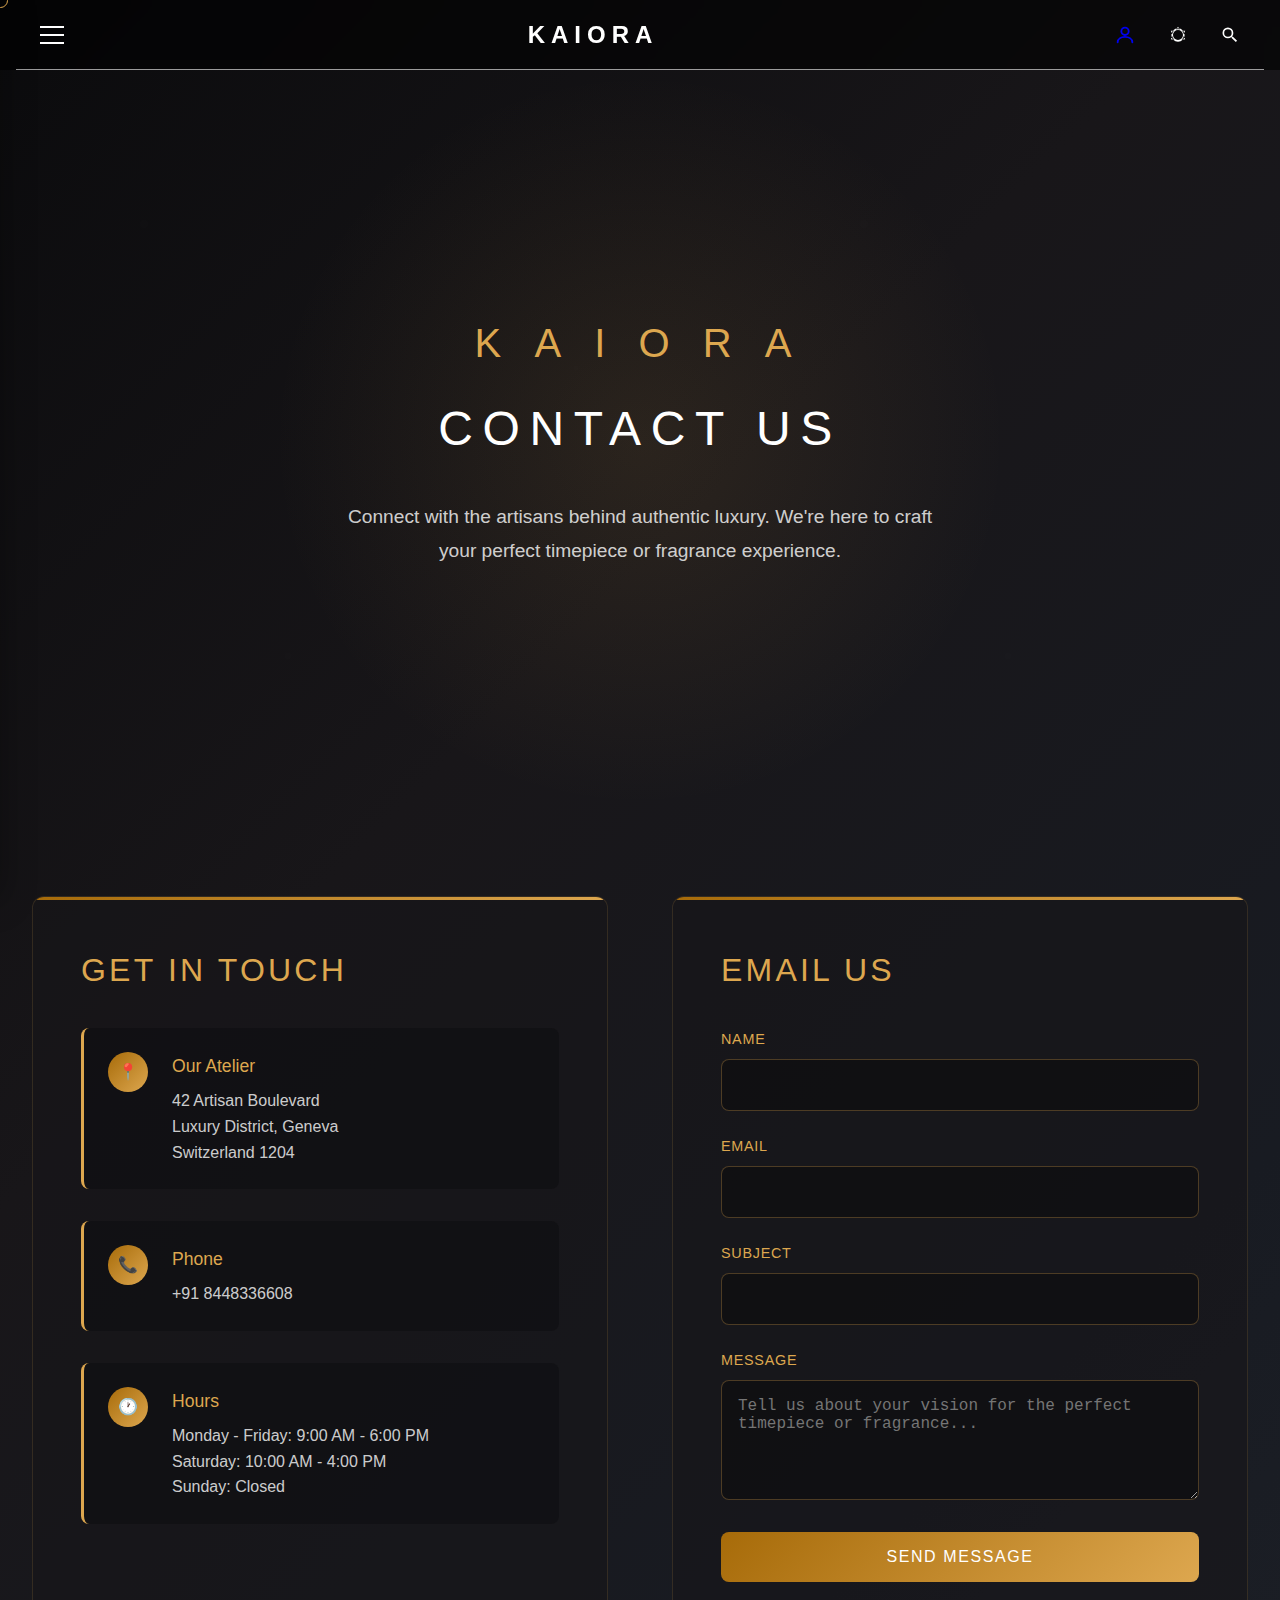
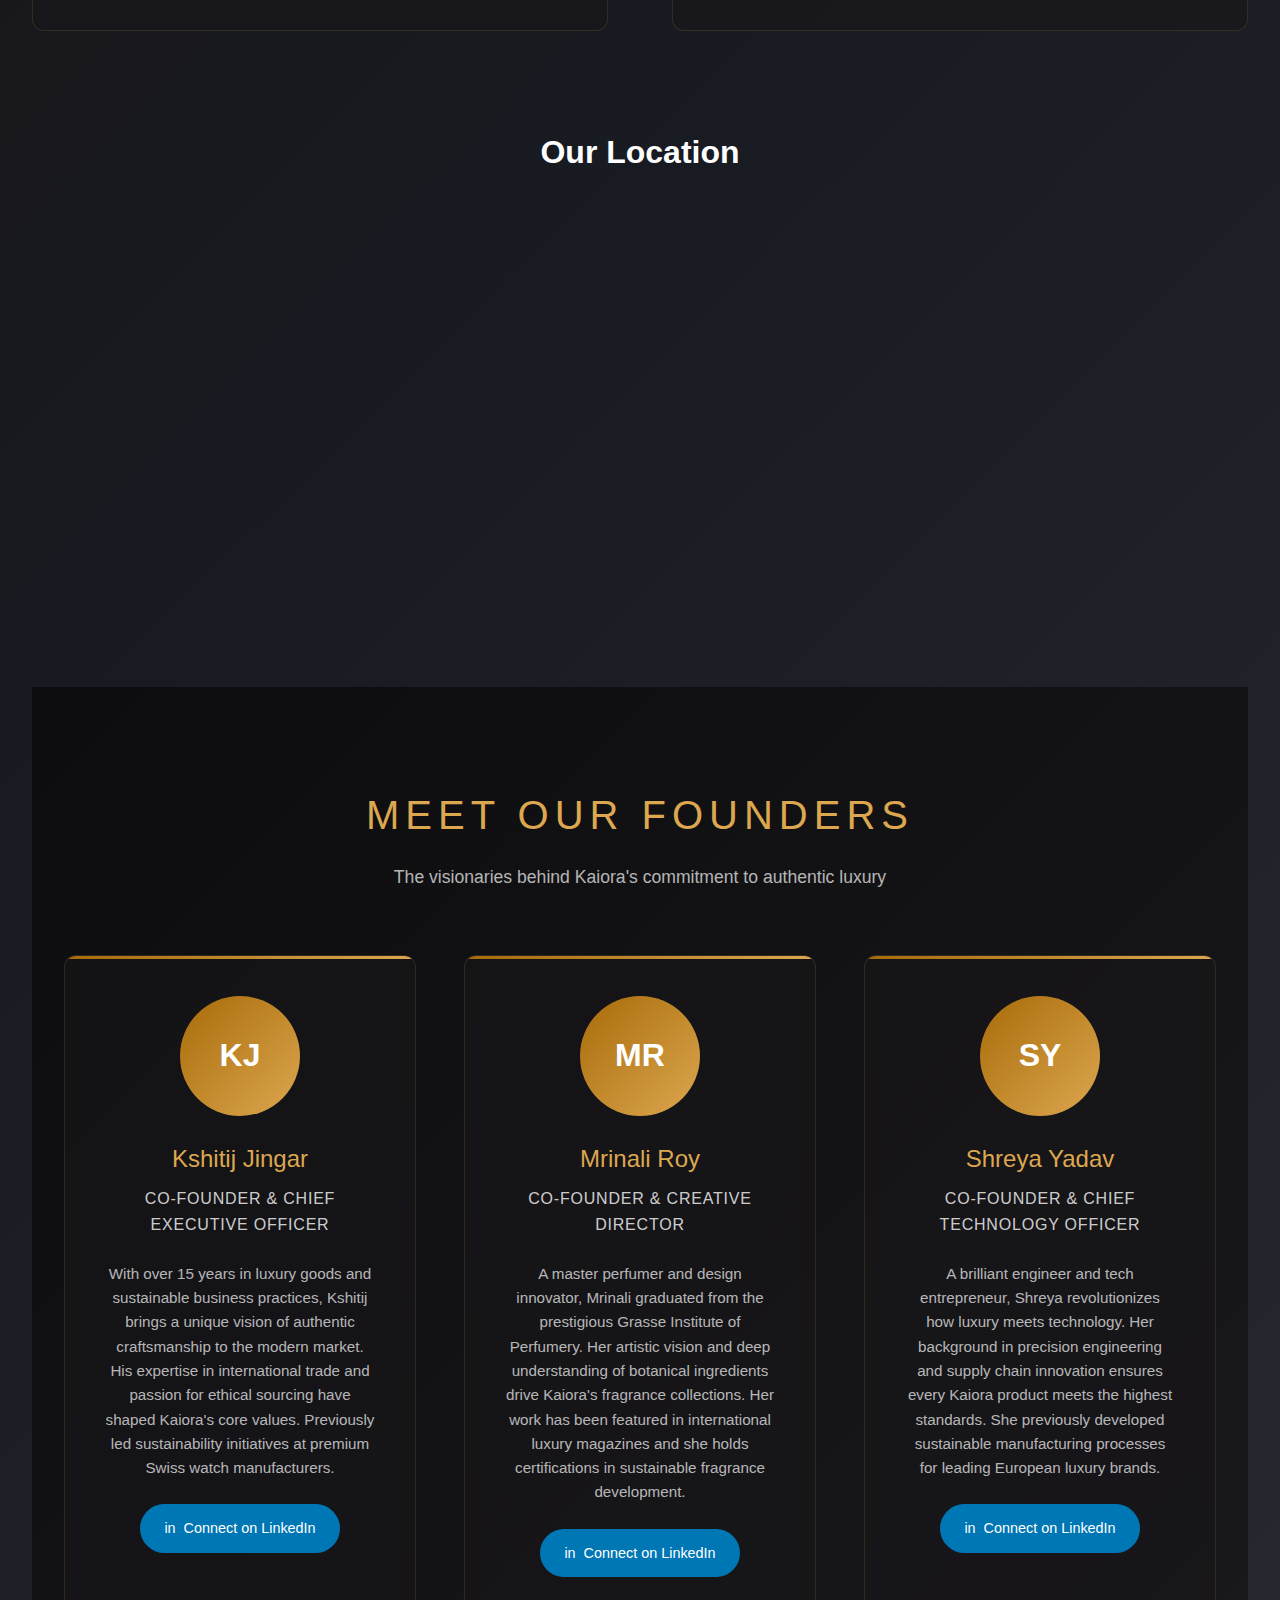
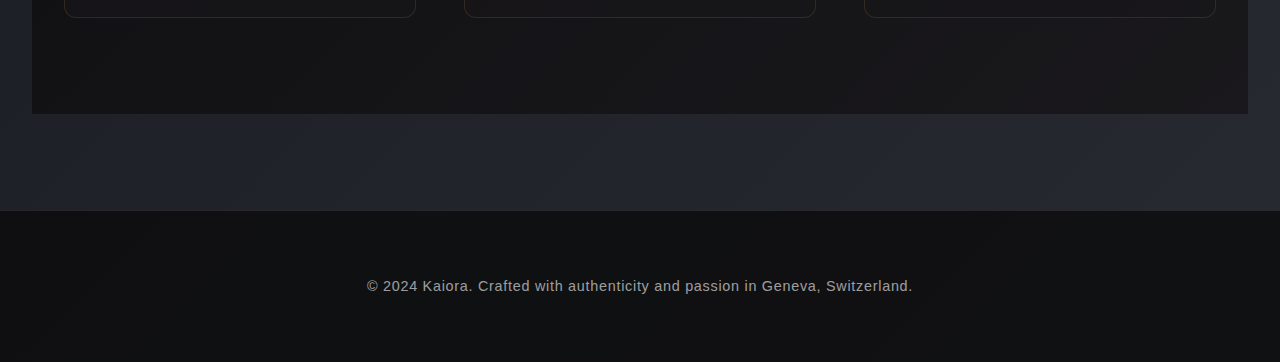
<file: contact-us.html>
<!DOCTYPE html>

<html lang="en">
<head>
<meta charset="utf-8"/>
<meta content="width=device-width, initial-scale=1.0" name="viewport"/>
<title>Kaiora - Contact Us</title>

<link href="contact us.css" rel="stylesheet"/></head>
<link rel="icon" href="Favicon.png" type="image/x-png"/>
<body>
<div class="custom-cursor"></div>
<!-- Menu Overlay -->
<div class="menu-overlay"></div>
<!-- Menu Panel -->
<div class="menu-panel">
    <nav class="menu-items">
      <a href="Main Page.html" class="menu-link">Home</a>
      <a href="lifestyle.html" class="menu-link">KAIORA LIFESTYLE</a>
      <a href="personalisation.html" class="menu-link">MY KAIORA</a>
      <a href="inspiring authenticity.html" class="menu-link">INSPIRING Authenticity</a>
      <a href="contact-us.html" class="menu-link">CONTACT US</a>
    </nav>
  </div>
<!-- Universal Header -->
<header class="site-header">
<button aria-label="Open menu" class="menu-toggle">
<span></span><span></span><span></span>
</button>
<div class="search-dropdown">
<div class="product-category">
<a class="category-link" href="#"><h3 class="category-heading">Watches</h3></a>
<p class="category-description">Experience silent luxury with our timeless collection of expertly crafted timepieces, where elegance meets understated sophistication.</p>
</div>
<div class="product-category">
<a class="category-link" href="#"><h3 class="category-heading">Perfumes</h3></a>
<p class="category-description">Discover your signature scent from our curated collection of artisanal fragrances, each telling its own unique story.</p>
</div>
<div class="product-category">
<a class="category-link" href="#"><h3 class="category-heading">Ring Watches</h3></a>
<p class="category-description">Blend sophistication with innovation through our collection of ring watches, where composed elegance meets contemporary design.</p>
</div>
</div>
<a class="logo" href="#">KAIORA</a>
<div class="header-actions">
  <a href="loginpage.html" class="login-link" aria-label="Login" style="display:inline-flex;align-items:center;margin-right:0.5rem;">
          <svg class="person-icon" xmlns="http://www.w3.org/2000/svg" viewBox="0 0 24 24" width="22" height="22" fill="none" stroke="currentColor" stroke-width="2" stroke-linecap="round" stroke-linejoin="round">
            <circle cx="12" cy="8" r="4"/>
            <path d="M4 20c0-4 4-6 8-6s8 2 8 6"/>
          </svg>
        </a>
<button aria-label="Toggle theme" class="theme-toggle">
<svg class="theme-icon" viewbox="0 0 24 24">
<path class="sun-icon" d="M12,18A6,6 0 0,1 6,12A6,6 0 0,1 12,6A6,6 0 0,1 18,12A6,6 0 0,1 12,18M12,4A8,8 0 0,0 4,12A8,8 0 0,0 12,20A8,8 0 0,0 20,12A8,8 0 0,0 12,4M12,2L14.39,5.42C13.65,5.15 12.84,5 12,5C11.16,5 10.35,5.15 9.61,5.42L12,2M3.34,7L7.5,6.65C6.9,7.16 6.36,7.78 5.94,8.5C5.5,9.24 5.25,10 5.11,10.79L3.34,7M3.36,17L5.12,13.21C5.26,14 5.53,14.78 5.95,15.5C6.37,16.24 6.91,16.86 7.5,17.37L3.36,17M20.65,7L18.88,10.79C18.74,10 18.47,9.24 18.05,8.5C17.63,7.78 17.1,7.15 16.5,6.64L20.65,7M20.64,17L16.5,17.36C17.09,16.85 17.62,16.22 18.04,15.5C18.46,14.77 18.73,14 18.87,13.21L20.64,17Z"></path>
<path class="moon-icon" d="M17.75,4.09L15.22,6.03L16.13,9.09L13.5,7.28L10.87,9.09L11.78,6.03L9.25,4.09L12.44,4L13.5,1L14.56,4L17.75,4.09M21.25,11L19.61,12.25L20.2,14.23L18.5,13.06L16.8,14.23L17.39,12.25L15.75,11L17.81,10.95L18.5,9L19.19,10.95L21.25,11M18.97,15.95C19.8,15.87 20.69,17.05 20.16,17.8C19.84,18.25 19.5,18.67 19.08,19.07C15.17,23 8.84,23 4.94,19.07C1.03,15.17 1.03,8.83 4.94,4.93C5.34,4.53 5.76,4.17 6.21,3.85C6.96,3.32 8.14,4.21 8.06,5.04C7.79,7.9 8.75,10.87 10.95,13.06C13.14,15.26 16.1,16.22 18.97,15.95M17.33,17.97C14.5,17.81 11.7,16.64 9.53,14.5C7.36,12.31 6.2,9.5 6.04,6.68C3.23,9.82 3.34,14.4 6.35,17.41C9.37,20.43 14,20.54 17.33,17.97Z" style="display:none;"></path>
</svg>
</button>
<button aria-label="Search" class="search-btn">
<svg viewbox="0 0 24 24">
<path d="M15.5,14h-0.79l-0.28-0.27A6.471,6.471,0,0,0,16,9.5,6.5,6.5,0,1,0,9.5,16a6.471,6.471,0,0,0,4.23-1.57l0.27,0.28v0.79l5,4.99L20.49,19Zm-6,0A4.5,4.5,0,1,1,14,9.5,4.505,4.505,0,0,1,9.5,14Z"></path>
</svg>
</button>
</div>
</header>
<!-- Main Content -->
<div class="main-content">
<section class="hero-section">
<div class="brand-name">
<span class="letter">K</span>
<span class="letter">a</span>
<span class="letter">i</span>
<span class="letter">o</span>
<span class="letter">r</span>
<span class="letter">a</span>
</div>
<h1 class="hero-title">Contact Us</h1>
<p class="hero-subtitle">
                Connect with the artisans behind authentic luxury. We're here to craft your perfect timepiece or fragrance experience.
            </p>
</section>
<section class="contact-section">
<div class="contact-grid">
<div class="contact-info">
<h2 class="contact-title">Get in Touch</h2>
<div class="contact-item">
<div class="contact-icon">📍</div>
<div class="contact-details">
<h4>Our Atelier</h4>
<p>
                                42 Artisan Boulevard<br/>
                                Luxury District, Geneva<br/>
                                Switzerland 1204
                            </p>
</div>
</div>
<div class="contact-item">
<div class="contact-icon">📞</div>
<div class="contact-details">
<h4>Phone</h4>
<p>+91 8448336608</p>
</div>
</div>
<div class="contact-item">
<div class="contact-icon">🕐</div>
<div class="contact-details">
<h4>Hours</h4>
<p>
                                Monday - Friday: 9:00 AM - 6:00 PM<br/>
                                Saturday: 10:00 AM - 4:00 PM<br/>
                                Sunday: Closed
                            </p>
</div>
</div>
</div>
<div class="contact-form">
<h2 class="contact-title">Email us</h2>
<form>
<div class="form-group">
<label for="name">Name</label>
<input id="name" name="name" required="" type="text"/>
</div>
<div class="form-group">
<label for="email">Email</label>
<input id="email" name="email" required="" type="email"/>
</div>
<div class="form-group">
<label for="subject">Subject</label>
<input id="subject" name="subject" required="" type="text"/>
</div>
<div class="form-group">
<label for="message">Message</label>
<textarea id="message" name="message" placeholder="Tell us about your vision for the perfect timepiece or fragrance..." required=""></textarea>
</div>
<button class="submit-btn" type="submit">Send Message</button>
</form>
</div>
</div>
 <center><h1>Our Location</h1></center>
  <center><iframe src="https://www.google.com/maps/embed?pb=!1m18!1m12!1m3!1d22091.14427395657!2d6.106868664696797!3d46.202635852604246!2m3!1f0!2f0!3f0!3m2!1i1024!2i768!4f13.1!3m3!1m2!1s0x478c653374455555%3A0x926a5903dbaf16a4!2sArtisans%20de%20Gen%C3%A8ve!5e0!3m2!1sen!2sin!4v1754915259022!5m2!1sen!2sin" width="1200" height="450" style="border: 4px;;" allowfullscreen="" loading="lazy" referrerpolicy="no-referrer-when-downgrade"></iframe></center><br>
  <br>
<section class="owners-section">
<h2 class="section-title">Meet Our Founders</h2>
<p class="section-subtitle">The visionaries behind Kaiora's commitment to authentic luxury</p>
<div class="owners-grid">
<div class="owner-card">
<div class="owner-avatar">KJ</div>
<h3 class="owner-name">Kshitij Jingar</h3>
<p class="owner-title">Co-Founder &amp; Chief Executive Officer</p>
<p class="owner-bio">
                        With over 15 years in luxury goods and sustainable business practices, Kshitij brings a unique vision of authentic craftsmanship to the modern market. His expertise in international trade and passion for ethical sourcing have shaped Kaiora's core values. Previously led sustainability initiatives at premium Swiss watch manufacturers.
                    </p>
<a class="linkedin-btn" href="https://in.linkedin.com/in/kshitij-jingar-878261289">
<span>in</span> Connect on LinkedIn
                    </a>
</div>
<div class="owner-card">
<div class="owner-avatar">MR</div>
<h3 class="owner-name">Mrinali Roy</h3>
<p class="owner-title">Co-Founder &amp; Creative Director</p>
<p class="owner-bio">
                        A master perfumer and design innovator, Mrinali graduated from the prestigious Grasse Institute of Perfumery. Her artistic vision and deep understanding of botanical ingredients drive Kaiora's fragrance collections. Her work has been featured in international luxury magazines and she holds certifications in sustainable fragrance development.
                    </p>
<a class="linkedin-btn" href="https://www.linkedin.com/in/mrinali-roy-55b233285">
<span>in</span> Connect on LinkedIn
                    </a>
</div>
<div class="owner-card">
<div class="owner-avatar">SY</div>
<h3 class="owner-name">Shreya Yadav</h3>
<p class="owner-title">Co-Founder &amp; Chief Technology Officer</p>
<p class="owner-bio">
                        A brilliant engineer and tech entrepreneur, Shreya revolutionizes how luxury meets technology. Her background in precision engineering and supply chain innovation ensures every Kaiora product meets the highest standards. She previously developed sustainable manufacturing processes for leading European luxury brands.
                    </p>
<a class="linkedin-btn" href="https://www.linkedin.com/in/shreya-yadav-6399a0245">
<span>in</span> Connect on LinkedIn
                    </a>
</div>
</div>
</section>
</div>
<footer class="footer">
<p class="footer-text">
            © 2024 Kaiora. Crafted with authenticity and passion in Geneva, Switzerland.
        </p>
</footer>

<script src="contact us.js"></script></body>
</html>
</file>
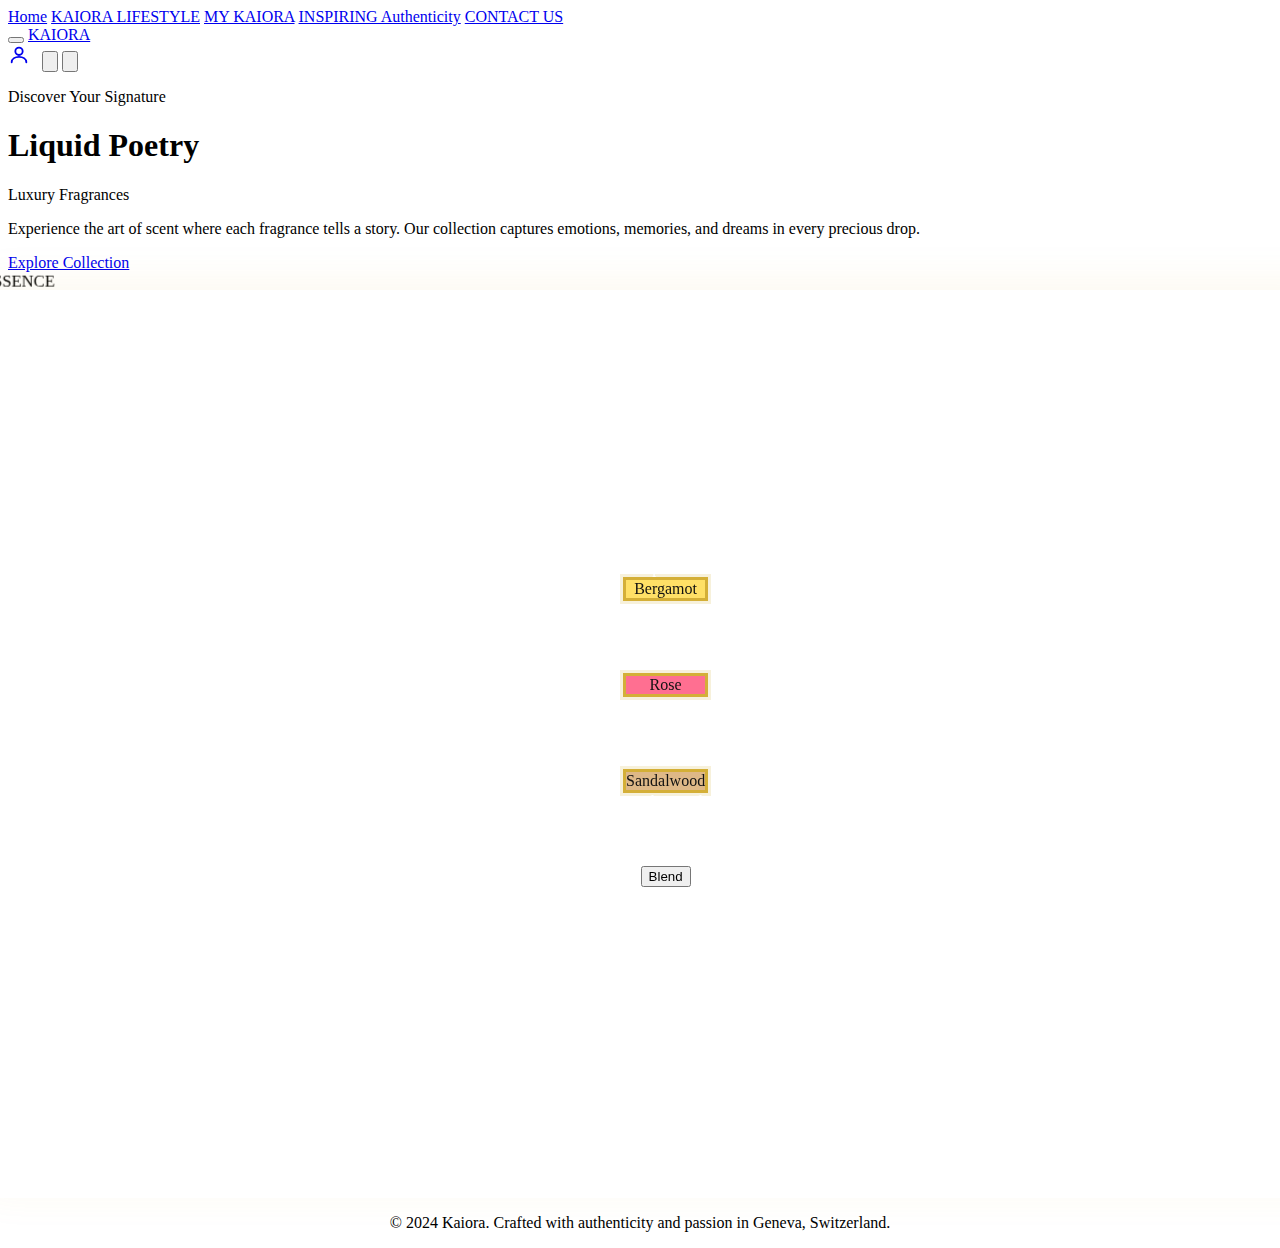
<file: custom-perfume.html>
<!DOCTYPE html>
<html lang="en">
<head>
  <meta charset="UTF-8" />
  <meta name="viewport" content="width=device-width,initial-scale=1" />
  <title>Essence - Luxury Fragrances</title>
  <link href="C:\Users\Mrinali\Documents\TERM 7\WBD\project\perfumes.css" rel="stylesheet">
  <link rel="stylesheet" href="D:\Term 7\Web Based Development\redraft own website\loading page animation\rr\copy\Main website Part\perfumes.css" />
  <link rel="icon" href="D:\Term 7\Web Based Development\redraft own website\loading page animation\rr\copy\Main website Part\Favicon.png" type="image/x-png">
  
</head>
<body>
  <div class="progress"></div>
  <div class="menu-overlay"></div>
  
   <div class="menu-panel">
    <nav class="menu-items">
      <a href="Main Page.html" class="menu-link">Home</a>
      <a href="lifestyle.html" class="menu-link">KAIORA LIFESTYLE</a>
      <a href="personalisation.html" class="menu-link">MY KAIORA</a>
      <a href="inspiring authenticity.html" class="menu-link">INSPIRING Authenticity</a>
      <a href="contact-us.html" class="menu-link">CONTACT US</a>
    </nav>
  </div>

  <header class="header">
    <button class="menu-toggle" aria-label="Open menu">
      <span></span><span></span><span></span>
    </button>
    <a href="#" class="logo">KAIORA</a>
    <div class="header-actions">
      <a href="loginpage.html" class="login-link" aria-label="Login" style="display:inline-flex;align-items:center;margin-right:0.5rem;">
          <svg class="person-icon" xmlns="http://www.w3.org/2000/svg" viewBox="0 0 24 24" width="22" height="22" fill="none" stroke="currentColor" stroke-width="2" stroke-linecap="round" stroke-linejoin="round">
            <circle cx="12" cy="8" r="4"/>
            <path d="M4 20c0-4 4-6 8-6s8 2 8 6"/>
          </svg>
        </a>
      <button class="theme-toggle" aria-label="Toggle theme">
        <svg class="theme-icon" viewBox="0 0 24 24">
          <path class="sun-icon" d="M12,18A6,6 0 0,1 6,12A6,6 0 0,1 12,6A6,6 0 0,1 18,12A6,6 0 0,1 12,18M12,4A8,8 0 0,0 4,12A8,8 0 0,0 12,20A8,8 0 0,0 20,12A8,8 0 0,0 12,4M12,2L14.39,5.42C13.65,5.15 12.84,5 12,5C11.16,5 10.35,5.15 9.61,5.42L12,2M3.34,7L7.5,6.65C6.9,7.16 6.36,7.78 5.94,8.5C5.5,9.24 5.25,10 5.11,10.79L3.34,7M3.36,17L5.12,13.21C5.26,14 5.53,14.78 5.95,15.5C6.37,16.24 6.91,16.86 7.5,17.37L3.36,17M20.65,7L18.88,10.79C18.74,10 18.47,9.24 18.05,8.5C17.63,7.78 17.1,7.15 16.5,6.64L20.65,7M20.64,17L16.5,17.36C17.09,16.85 17.62,16.22 18.04,15.5C18.46,14.77 18.73,14 18.87,13.21L20.64,17Z"/>
          <path class="moon-icon" style="display:none;" d="M17.75,4.09L15.22,6.03L16.13,9.09L13.5,7.28L10.87,9.09L11.78,6.03L9.25,4.09L12.44,4L13.5,1L14.56,4L17.75,4.09M21.25,11L19.61,12.25L20.2,14.23L18.5,13.06L16.8,14.23L17.39,12.25L15.75,11L17.81,10.95L18.5,9L19.19,10.95L21.25,11M18.97,15.95C19.8,15.87 20.69,17.05 20.16,17.8C19.84,18.25 19.5,18.67 19.08,19.07C15.17,23 8.84,23 4.94,19.07C1.03,15.17 1.03,8.83 4.94,4.93C5.34,4.53 5.76,4.17 6.21,3.85C6.96,3.32 8.14,4.21 8.06,5.04C7.79,7.9 8.75,10.87 10.95,13.06C13.14,15.26 16.1,16.22 18.97,15.95M17.33,17.97C14.5,17.81 11.7,16.64 9.53,14.5C7.36,12.31 6.2,9.5 6.04,6.68C3.23,9.82 3.34,14.4 6.35,17.41C9.37,20.43 14,20.54 17.33,17.97Z"/>
        </svg>
      </button>
      <button class="search-btn" aria-label="Search">
        <svg viewBox="0 0 24 24"><path d="M15.5,14h-0.79l-0.28-0.27A6.471,6.471,0,0,0,16,9.5,6.5,6.5,0,1,0,9.5,16a6.471,6.471,0,0,0,4.23-1.57l0.27,0.28v0.79l5,4.99L20.49,19Zm-6,0A4.5,4.5,0,1,1,14,9.5,4.505,4.505,0,0,1,9.5,14Z"/></svg>
      </button>
    </div>
  </header>

  <section class="hero">
    <div class="hero-content">
      <div class="hero-text">
        <p class="hero-pretitle">Discover Your Signature</p>
        <h1 class="hero-title">Liquid Poetry</h1>
        <p class="hero-subtitle">Luxury Fragrances</p>
        <p class="hero-description">Experience the art of scent where each fragrance tells a story. Our collection captures emotions, memories, and dreams in every precious drop.</p>
        <a href="#collections" class="cta-button">Explore Collection</a>
      </div>
      <div class="hero-bottle">
        <div class="bottle-container">
          <div class="bottle" id="heroBottle">
            <div class="bottle-cap"></div>
            <div class="bottle-neck"></div>
            <div class="bottle-body"></div>
            <div class="bottle-label">ESSENCE</div>
          </div>
          <div class="fragrance-particles">
            <div class="particle"></div>
            <div class="particle"></div>
            <div class="particle"></div>
          </div>
        </div>
      </div>
    </div>
  </section>


    
    <!-- Customize Your Perfume Section (modern, interactive, animated, only one at end) -->
  <section class="customize-section" style="padding: 2.5rem 0 3rem 0; background: none; text-align: center; border-top: 2px solid var(--accent-color); box-shadow: 0 -8px 40px 0 rgba(212,175,55,0.08); width: 105vw; margin: 0 auto; margin-left:-2vw; position: relative; overflow-x: hidden; overflow: visible; color: #fff; min-height: calc(100vh - 80px); display: flex; align-items: center; justify-content: center;">
    <div style="max-width: 900px; margin: 0 auto; display: flex; flex-direction: column; align-items: center; justify-content: center; width: 100%; color: #fff; overflow: visible;">
      <h2 style="font-family: 'Playfair Display', serif; color: var(--accent-color); font-size: 2.2rem; margin-bottom: 1.2rem; letter-spacing: 0.04em; text-align: center;">Customize Your Perfume</h2>
      <form id="customPerfumeForm" style="display: flex; flex-direction: column; align-items: center; gap: 1.2rem; width: 90vw; max-width: 900px; margin: 0 auto; background: none; border-radius: 18px; box-shadow: none; padding: 1.2rem 0.7rem; color: #fff;">
        <div class="note-row" style="justify-content: center; color: #fff; overflow: visible;">
          <div class="note-group">
            <div class="note-label" style="color: #fff;">Top Note</div>
            <div class="note-options" id="topNoteOptions"></div>
          </div>
          <div class="note-group">
            <div class="note-label" style="color: #fff;">Middle Note</div>
            <div class="note-options" id="middleNoteOptions"></div>
          </div>
          <div class="note-group">
            <div class="note-label" style="color: #fff;">Base Note</div>
            <div class="note-options" id="baseNoteOptions"></div>
          </div>
        </div>
        <button type="button" id="blendBtn" class="blend-btn">Blend</button>
      </form>
      <div id="blendPreview" style="margin-top:1.2rem; font-size:1.15rem; color: var(--accent-color); min-height:2.2rem; font-family: 'Playfair Display', serif; letter-spacing:0.03em; text-align: center;"></div>
      <div id="blendAnimation" style="height: 60px; margin-top: 0.5rem; display: flex; align-items: center; justify-content: center;"></div>
    </div>
  </section>

  
  <style>
    .customize-section, .customize-section * {
      color: #fff !important;
    }
    .customize-section .note-pill {
      color: #fff !important;
      transition: background 0.25s cubic-bezier(.4,2,.6,1), color 0.25s cubic-bezier(.4,2,.6,1), box-shadow 0.3s cubic-bezier(.4,2,.6,1), border 0.2s cubic-bezier(.4,2,.6,1), transform 0.2s cubic-bezier(.4,2,.6,1);
      cursor: pointer;
    }
    .customize-section .note-label {
      color: #fff !important;
    }
    .customize-section .blend-btn {
      color: #000 !important;
    }
    .customize-section .note-pill:hover,
    .customize-section .note-pill:focus {
      box-shadow: 0 10px 25px rgba(212,175,55,0.25), 0 2px 8px rgba(0,0,0,0.10);
      transform: translateY(-2px) scale(1.04);
      z-index: 2;
    }
    .customize-section .note-pill.selected {
      z-index: 3;
      color: #111 !important;
      transition: background 0.25s cubic-bezier(.4,2,.6,1), color 0.25s cubic-bezier(.4,2,.6,1), box-shadow 0.3s cubic-bezier(.4,2,.6,1), border 0.2s cubic-bezier(.4,2,.6,1), transform 0.2s cubic-bezier(.4,2,.6,1);
    }
  </style>

<center><footer class="footer">
<p class="footer-text">
            © 2024 Kaiora. Crafted with authenticity and passion in Geneva, Switzerland.
        </p>
</footer></center>

  <script>
    // Theme functionality
    function initTheme() {
      const savedTheme = localStorage.getItem('essence-theme') || 'dark';
      document.documentElement.setAttribute('data-theme', savedTheme);
      updateThemeIcon(savedTheme);
    }

    function updateThemeIcon(theme) {
      const sunIcon = document.querySelector('.sun-icon');
      const moonIcon = document.querySelector('.moon-icon');
      
      if (theme === 'light') {
        sunIcon.style.display = 'none';
        moonIcon.style.display = 'block';
      } else {
        sunIcon.style.display = 'block';
        moonIcon.style.display = 'none';
      }
    }

    function toggleTheme() {
      const currentTheme = document.documentElement.getAttribute('data-theme');
      const newTheme = currentTheme === 'light' ? 'dark' : 'light';
      
      document.documentElement.setAttribute('data-theme', newTheme);
      localStorage.setItem('essence-theme', newTheme);
      updateThemeIcon(newTheme);
    }

    initTheme();
    document.querySelector('.theme-toggle').addEventListener('click', toggleTheme);

    // Menu functionality (same as original)
    const menuToggle = document.querySelector('.menu-toggle');
    const menuPanel = document.querySelector('.menu-panel');
    const menuOverlay = document.querySelector('.menu-overlay');

    menuToggle.addEventListener('click', (e) => {
      e.stopPropagation();
      menuPanel.classList.toggle('open');
      menuOverlay.classList.toggle('open');
    });

    document.addEventListener('mousedown', (e) => {
      if (menuPanel.classList.contains('open')) {
        if (!menuPanel.contains(e.target) && !menuToggle.contains(e.target)) {
          menuPanel.classList.remove('open');
          menuOverlay.classList.remove('open');
        }
      }
    });

    menuOverlay.addEventListener('click', () => {
      menuPanel.classList.remove('open');
      menuOverlay.classList.remove('open');
    });

    // Scroll progress
    window.addEventListener('scroll', () => {
      const scrollTop = window.pageYOffset;
      const documentHeight = document.documentElement.scrollHeight - window.innerHeight;
      const scrollPercent = Math.min((scrollTop / documentHeight) * 100, 100);
      document.querySelector('.progress').style.width = scrollPercent + '%';
    });

    // Intersection Observer for animations
    const observer = new IntersectionObserver((entries) => {
      entries.forEach((entry) => {
        if (entry.isIntersecting) {
          entry.target.classList.add('visible');
        }
      });
    }, {
      threshold: 0.1,
      rootMargin: '0px 0px -50px 0px'
    });

    document.querySelectorAll('.section-header, .perfume-card').forEach(el => {
      observer.observe(el);
    });

    // Hero bottle interactive wiggle effect (single declaration)
    (function() {
      const heroBottle = document.getElementById('heroBottle');
      let mouseX = 0, mouseY = 0, targetX = 0, targetY = 0, animFrame;
      function animateBottle() {
        mouseX += (targetX - mouseX) * 0.15;
        mouseY += (targetY - mouseY) * 0.15;
        if (heroBottle) {
          const now = Date.now() / 400;
          const wiggleX = Math.sin(now) * 3;
          const wiggleY = Math.cos(now) * 2;
          heroBottle.style.transform = `rotateY(${mouseX * 12 + wiggleX}deg) rotateX(${-mouseY * 7 + wiggleY}deg) scale(1.04)`;
        }
        animFrame = requestAnimationFrame(animateBottle);
      }
      document.addEventListener('mousemove', (e) => {
        const rect = heroBottle.getBoundingClientRect();
        targetX = ((e.clientX - (rect.left + rect.width/2)) / rect.width) * 1.5;
        targetY = ((e.clientY - (rect.top + rect.height/2)) / rect.height) * 1.5;
      });
      animateBottle();
    })();
    // Hero bottle interactive wiggle effect
    const heroBottle = document.getElementById('heroBottle');
    let mouseX = 0, mouseY = 0, targetX = 0, targetY = 0, animFrame;

    function animateBottle() {
      // Smoothly interpolate to target
      mouseX += (targetX - mouseX) * 0.15;
      mouseY += (targetY - mouseY) * 0.15;
      if (heroBottle) {
        // Wiggle: add a little oscillation based on time
        const now = Date.now() / 400;
        const wiggleX = Math.sin(now) * 3;
        const wiggleY = Math.cos(now) * 2;
        heroBottle.style.transform = `rotateY(${mouseX * 12 + wiggleX}deg) rotateX(${-mouseY * 7 + wiggleY}deg) scale(1.04)`;
      }
      animFrame = requestAnimationFrame(animateBottle);
    }

    document.addEventListener('mousemove', (e) => {
      const rect = heroBottle.getBoundingClientRect();
      // Use relative to bottle center for more direct interaction
      targetX = ((e.clientX - (rect.left + rect.width/2)) / rect.width) * 1.5;
      targetY = ((e.clientY - (rect.top + rect.height/2)) / rect.height) * 1.5;
    });

    animateBottle();

    // Perfume card interactions
    document.querySelectorAll('.perfume-card').forEach(card => {
      card.addEventListener('mouseenter', () => {
        const bottle = card.querySelector('.bottle-svg');
        bottle.style.filter = 'drop-shadow(0 10px 20px rgba(212,175,55,0.3))';
      });
      
      card.addEventListener('mouseleave', () => {
        const bottle = card.querySelector('.bottle-svg');
        bottle.style.filter = 'none';
      });
    });

    // Smooth scrolling for CTA button
    document.querySelector('.cta-button').addEventListener('click', (e) => {
      e.preventDefault();
      document.getElementById('collections').scrollIntoView({
        behavior: 'smooth'
      });
    });
    // --- Customize Your Perfume Section Logic (fixed for DOM ready, now with colored notes) ---
    document.addEventListener('DOMContentLoaded', function() {
      const topNotes    = ["Bergamot", "Lemon", "Mint", "Blackcurrant"];
      const middleNotes = ["Rose", "Jasmine", "Lavender", "Ylang-Ylang"];
      const baseNotes   = ["Sandalwood", "Cedarwood", "Vanilla", "Vetiver"];

      // Assign a unique color to each note
      const noteColors = {
        "Bergamot":    "#ffe066", // yellow
        "Lemon":       "#fff700", // bright yellow
        "Mint":        "#3edc81", // green
        "Blackcurrant":"#6e2b8c", // deep purple
        "Rose":        "#ff6f91", // pink
        "Jasmine":     "#fffacd", // pale yellow
        "Lavender":    "#b57edc", // lavender
        "Ylang-Ylang": "#ffe29a", // soft yellow
        "Sandalwood":  "#deb887", // tan
        "Cedarwood":   "#a0522d", // brown
        "Vanilla":     "#f3e5ab", // vanilla cream
        "Vetiver":     "#4e944f"  // earthy green
      };

      let selectedNotes = { top: 0, middle: 0, base: 0 };

      function createNotePills(containerId, notes, group) {
        const container = document.getElementById(containerId);
        if (!container) return;
        container.innerHTML = "";
        notes.forEach((note, idx) => {
          const pill = document.createElement("div");
          pill.className = "note-pill";
          pill.textContent = note;
          pill.tabIndex = 0;
          pill.setAttribute("role", "button");
          pill.setAttribute("aria-label", note);
          // Default: neutral background, colored border
          pill.style.background = "var(--bg-color)";
          pill.style.border = `1.5px solid var(--accent-color)`;
          pill.style.transition = "background 0.2s, color 0.2s, box-shadow 0.2s, border 0.2s";
          pill.style.color = (note === "Blackcurrant" || note === "Cedarwood" || note === "Vetiver") ? "#fff" : "#222";
          // On hover: show note color
          pill.addEventListener("mouseenter", function() {
            pill.style.background = noteColors[note];
            pill.style.color = (note === "Blackcurrant" || note === "Cedarwood" || note === "Vetiver") ? "#fff" : "#222";
          });
          pill.addEventListener("mouseleave", function() {
            // If selected, keep selected style, else revert
            if (idx === selectedNotes[group]) {
              pill.style.background = noteColors[note];
              pill.style.color = (note === "Blackcurrant" || note === "Cedarwood" || note === "Vetiver") ? "#fff" : "#222";
            } else {
              pill.style.background = "var(--bg-color)";
              pill.style.color = (note === "Blackcurrant" || note === "Cedarwood" || note === "Vetiver") ? "#fff" : "#222";
            }
          });
          pill.addEventListener("click", function() {
            selectNote(group, idx);
          });
          pill.addEventListener("keydown", function(e) {
            if (e.key === "Enter" || e.key === " ") {
              selectNote(group, idx);
            }
          });
          container.appendChild(pill);
        });
      }

      function selectNote(group, idx) {
        selectedNotes[group] = idx;
        updateSelectedPills();
      }

      function updateSelectedPills() {
        ["top", "middle", "base"].forEach(group => {
          const pills = document.querySelectorAll(`#${group}NoteOptions .note-pill`);
          const notes = group === "top" ? topNotes : group === "middle" ? middleNotes : baseNotes;
          pills.forEach((pill, i) => {
            if (i === selectedNotes[group]) {
              pill.classList.add("selected");
              pill.style.background = noteColors[notes[i]];
              pill.style.border = "3px solid #d4af37";
              pill.style.boxShadow = "0 0 0 3px rgba(212,175,55,0.18)";
              pill.style.color = "#111";
            } else {
              pill.classList.remove("selected");
              pill.style.background = "var(--bg-color)";
              pill.style.border = "1.5px solid var(--accent-color)";
              pill.style.boxShadow = "none";
              pill.style.color = "#fff";
            }
          });
        });
      }

      createNotePills("topNoteOptions", topNotes, "top");
      createNotePills("middleNoteOptions", middleNotes, "middle");
      createNotePills("baseNoteOptions", baseNotes, "base");
      updateSelectedPills();

      const blendBtn = document.getElementById("blendBtn");
      if (blendBtn) {
        blendBtn.addEventListener("click", function() {
          blendBtn.disabled = true;
          const top    = topNotes[selectedNotes.top];
          const middle = middleNotes[selectedNotes.middle];
          const base   = baseNotes[selectedNotes.base];
          const preview = document.getElementById("blendPreview");
          preview.textContent = `Your custom scent: ${top} + ${middle} + ${base}`;
          animateBlend(function() {
            blendBtn.disabled = false;
          });
        });
      }

      function hexToRgb(hex) {
        hex = hex.replace('#','');
        if (hex.length === 3) hex = hex.split('').map(x=>x+x).join('');
        const num = parseInt(hex, 16);
        return [num>>16&255, num>>8&255, num&255];
      }
      function rgbToHex([r,g,b]) {
        return "#" + [r,g,b].map(x=>x.toString(16).padStart(2,'0')).join("");
      }

      function animateBlend(callback) {
        const anim = document.getElementById("blendAnimation");
        if (!anim) return;
        // Show the three circles with the selected note colors
        const top    = topNotes[selectedNotes.top];
        const middle = middleNotes[selectedNotes.middle];
        const base   = baseNotes[selectedNotes.base];
        const topColor = noteColors[top];
        const middleColor = noteColors[middle];
        const baseColor = noteColors[base];
        anim.innerHTML = `
          <div class='blend-circle top' style="background:${topColor}; border:2px solid ${topColor};"></div>
          <div class='blend-circle middle' style="background:${middleColor}; border:2px solid ${middleColor};"></div>
          <div class='blend-circle base' style="background:${baseColor}; border:2px solid ${baseColor};"></div>
        `;
        // Blend color: average the selected note colors
        const rgb1 = hexToRgb(topColor);
        const rgb2 = hexToRgb(middleColor);
        const rgb3 = hexToRgb(baseColor);
        const blendRgb = [
          Math.round((rgb1[0]+rgb2[0]+rgb3[0])/3),
          Math.round((rgb1[1]+rgb2[1]+rgb3[1])/3),
          Math.round((rgb1[2]+rgb2[2]+rgb3[2])/3)
        ];
        const blendHex = rgbToHex(blendRgb);
        setTimeout(() => {
          anim.innerHTML = `<div class='blend-circle merged' style="background:${blendHex}; border: 2px solid ${blendHex};"></div>`;
          if (typeof callback === 'function') callback();
        }, 900);
      }
    });

  </script>
</body>
</html>
</file>
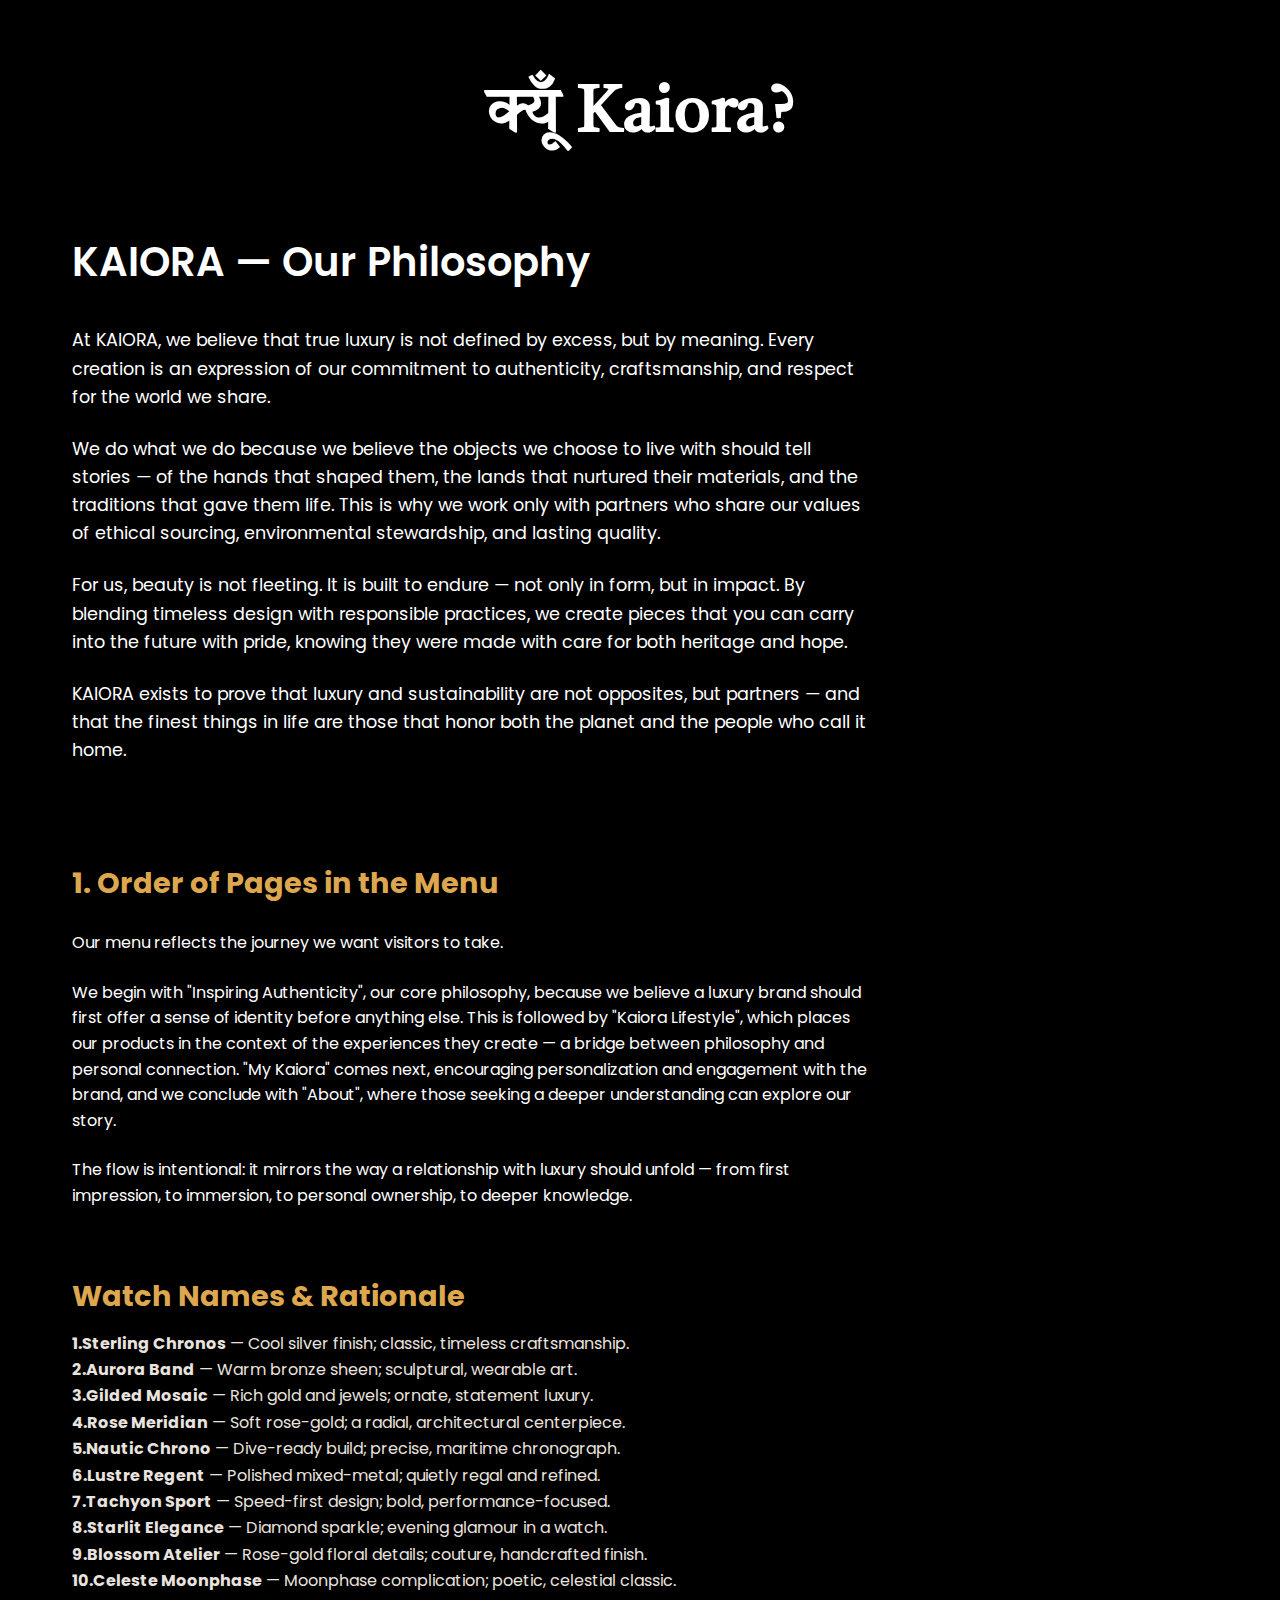
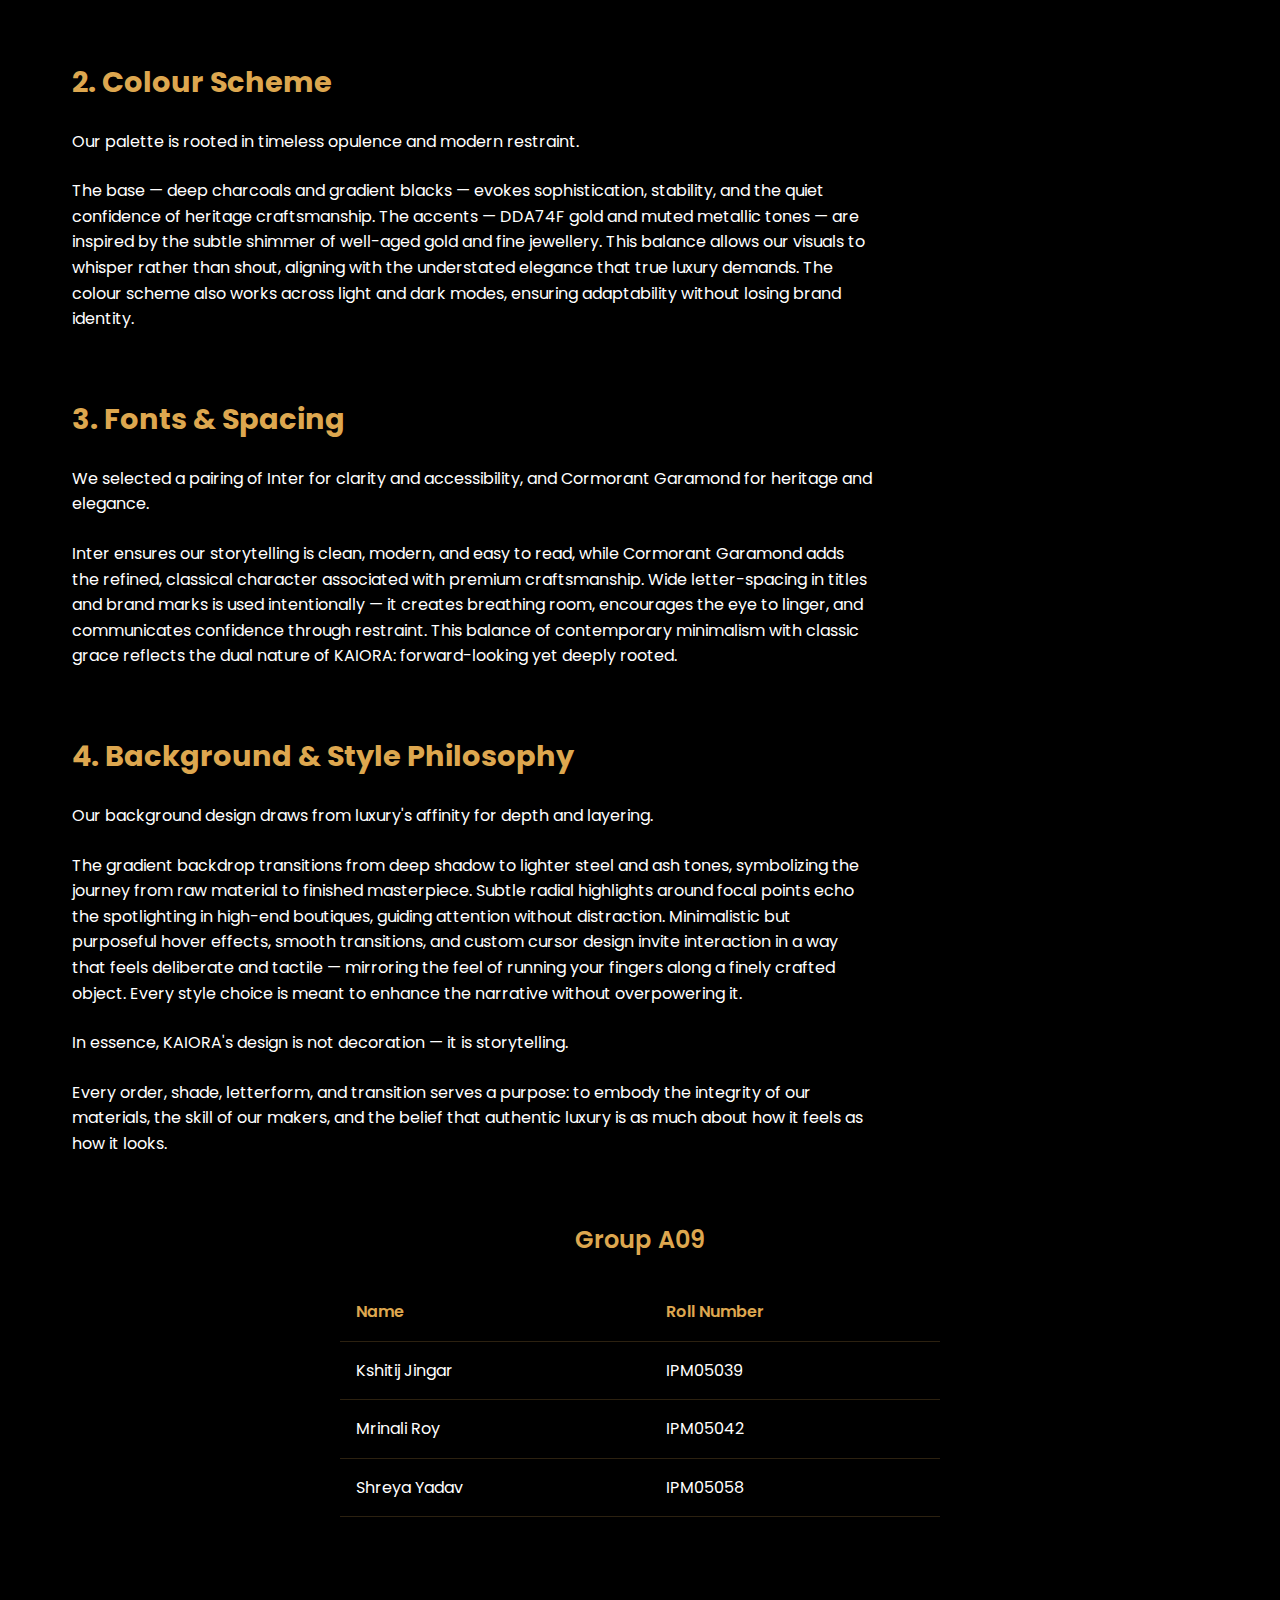
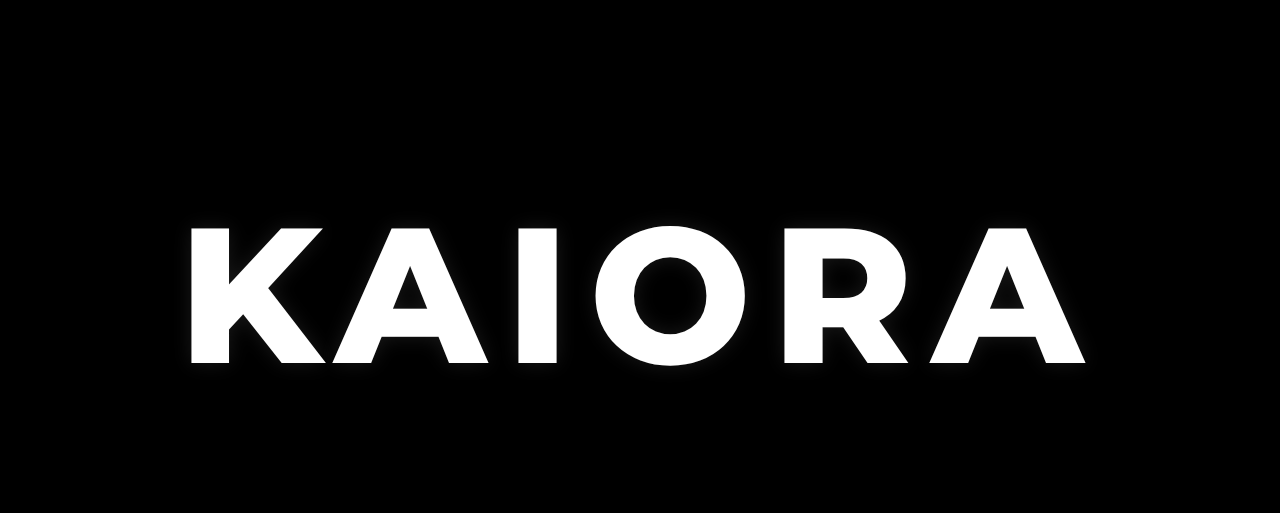
<file: hidden_pg.html>
<!DOCTYPE html>
<html lang="en">
<head>
    <meta charset="UTF-8">
    <meta name="viewport" content="width=device-width, initial-scale=1.0">
    <title>KAIORA</title>
    <link href="https://fonts.googleapis.com/css2?family=Montserrat:wght@800&display=swap" rel="stylesheet">
    <link href="https://fonts.googleapis.com/css2?family=Poppins:wght@400;600&display=swap" rel="stylesheet">
    <link href="https://fonts.googleapis.com/css2?family=Tiro+Devanagari+Hindi:wght@400;700&display=swap" rel="stylesheet">
    <link rel="icon" href="D:\Term 7\Web Based Development\redraft own website\loading page animation\rr\copy\Main website Part\Favicon.png" type="image/x-png">
    <style>
        * {
            margin: 0;
            padding: 0;
            box-sizing: border-box;
        }

        body {
            background-color: #000000;
            min-height: 100vh;
            color: #ffffff;
            font-family: 'Poppins', sans-serif;
            line-height: 1.6;
        }

        .container {
            max-width: 1200px;
            margin: 0 auto;
            padding: 2rem;
        }

        .hindi-title {
            font-family: 'Tiro Devanagari Hindi', serif;
            font-size: 4rem;
            text-align: center;
            margin-top: 2rem;
            margin-bottom: 4rem;
        }

        .logo {
            font-family: 'Montserrat', sans-serif;
            font-size: 15vw;
            color: #ffffff;
            font-weight: 800;
            letter-spacing: 1.5vw;
            text-transform: uppercase;
            text-shadow: 0 0 20px rgba(255, 255, 255, 0.1);
            width: 100%;
            text-align: center;
            margin-top: 8rem;
            margin-bottom: 4rem;
        }

        .philosophy {
            margin-bottom: 4rem;
        }

        .philosophy h1 {
            font-size: 2.5rem;
            margin-bottom: 2rem;
            font-weight: 600;
        }

        .philosophy p {
            font-size: 1.1rem;
            margin-bottom: 1.5rem;
            max-width: 800px;
        }

        .sections {
            margin-top: 6rem;
        }

        .section {
            margin-bottom: 4rem;
        }

        .section h2 {
            font-size: 1.8rem;
            margin-bottom: 1.5rem;
            color: #DDA74F;
        }

        /* Watch Names + Rationales */
        #watch-rationales h2 {
            color: #DDA74F;
            margin-bottom: 0.75rem;
        }

        .watch-rationale {
            font-size: 1rem;
            max-width: 1000px;
            color: #e9e3df; /* soft off-white */
            line-height: 1.65;
            margin-bottom: 2rem;
        }

        .section p {
            margin-bottom: 1.5rem;
            max-width: 800px;
        }

        /* Group Table Styles */
        .group-table {
            margin: 2rem auto 4rem;
            width: 100%;
            max-width: 600px;
            border-collapse: collapse;
            color: #ffffff;
        }

        .group-table caption {
            font-size: 1.5rem;
            margin-bottom: 1.5rem;
            color: #DDA74F;
            font-weight: 600;
        }

        .group-table th, 
        .group-table td {
            padding: 1rem;
            text-align: left;
            border-bottom: 1px solid rgba(221, 167, 79, 0.2);
        }

        .group-table th {
            font-weight: 600;
            color: #DDA74F;
        }

        .group-table tr:hover {
            background: rgba(221, 167, 79, 0.05);
        }

        /* Responsive adjustments */
        @media (max-width: 768px) {
            .hindi-title {
                font-size: 2.5rem;
            }

            .logo {
                font-size: 20vw;
                letter-spacing: 1vw;
            }

            .philosophy h1 {
                font-size: 2rem;
            }

            .section h2 {
                font-size: 1.5rem;
            }
        }
    </style>
</head>
<body>
    <div class="container">
        <h1 class="hindi-title">क्यूँ Kaiora?</h1>

        <div class="philosophy">
            <h1>KAIORA — Our Philosophy</h1>
            <p>At KAIORA, we believe that true luxury is not defined by excess, but by meaning. Every creation is an expression of our commitment to authenticity, craftsmanship, and respect for the world we share.</p>
            <p>We do what we do because we believe the objects we choose to live with should tell stories — of the hands that shaped them, the lands that nurtured their materials, and the traditions that gave them life. This is why we work only with partners who share our values of ethical sourcing, environmental stewardship, and lasting quality.</p>
            <p>For us, beauty is not fleeting. It is built to endure — not only in form, but in impact. By blending timeless design with responsible practices, we create pieces that you can carry into the future with pride, knowing they were made with care for both heritage and hope.</p>
            <p>KAIORA exists to prove that luxury and sustainability are not opposites, but partners — and that the finest things in life are those that honor both the planet and the people who call it home.</p>
        </div>

        <div class="sections">
            <div class="section">
                <h2>1. Order of Pages in the Menu</h2>
                <p>Our menu reflects the journey we want visitors to take.</p>
                <p>We begin with "Inspiring Authenticity", our core philosophy, because we believe a luxury brand should first offer a sense of identity before anything else. This is followed by "Kaiora Lifestyle", which places our products in the context of the experiences they create — a bridge between philosophy and personal connection. "My Kaiora" comes next, encouraging personalization and engagement with the brand, and we conclude with "About", where those seeking a deeper understanding can explore our story.</p>
                <p>The flow is intentional: it mirrors the way a relationship with luxury should unfold — from first impression, to immersion, to personal ownership, to deeper knowledge.</p>
            </div>

            
        <div class="section" id="watch-rationales">
            <h2>Watch Names & Rationale</h2>
                <p class="watch-rationale">
                <strong>1.Sterling Chronos</strong> — Cool silver finish; classic, timeless craftsmanship.<br> 
                <strong>2.Aurora Band</strong> — Warm bronze sheen; sculptural, wearable art. <br> 
                <strong>3.Gilded Mosaic</strong> — Rich gold and jewels; ornate, statement luxury. <br> 
                <strong>4.Rose Meridian</strong> — Soft rose-gold; a radial, architectural centerpiece. <br> 
                <strong>5.Nautic Chrono</strong> — Dive-ready build; precise, maritime chronograph. <br> 
                <strong>6.Lustre Regent</strong> — Polished mixed-metal; quietly regal and refined. <br> 
                <strong>7.Tachyon Sport</strong> — Speed-first design; bold, performance-focused. <br> 
                <strong>8.Starlit Elegance</strong> — Diamond sparkle; evening glamour in a watch. <br> 
                <strong>9.Blossom Atelier</strong> — Rose-gold floral details; couture, handcrafted finish. <br> 
                <strong>10.Celeste Moonphase</strong> — Moonphase complication; poetic, celestial classic.<br> 
                </p>
            </div>


            <div class="section">
                <h2>2. Colour Scheme</h2>
                <p>Our palette is rooted in timeless opulence and modern restraint.</p>
                <p>The base — deep charcoals and gradient blacks — evokes sophistication, stability, and the quiet confidence of heritage craftsmanship. The accents — DDA74F gold and muted metallic tones — are inspired by the subtle shimmer of well-aged gold and fine jewellery. This balance allows our visuals to whisper rather than shout, aligning with the understated elegance that true luxury demands. The colour scheme also works across light and dark modes, ensuring adaptability without losing brand identity.</p>
            </div>

            <div class="section">
                <h2>3. Fonts & Spacing</h2>
                <p>We selected a pairing of Inter for clarity and accessibility, and Cormorant Garamond for heritage and elegance.</p>
                <p>Inter ensures our storytelling is clean, modern, and easy to read, while Cormorant Garamond adds the refined, classical character associated with premium craftsmanship. Wide letter-spacing in titles and brand marks is used intentionally — it creates breathing room, encourages the eye to linger, and communicates confidence through restraint. This balance of contemporary minimalism with classic grace reflects the dual nature of KAIORA: forward-looking yet deeply rooted.</p>
            </div>

            <div class="section">
                <h2>4. Background & Style Philosophy</h2>
                <p>Our background design draws from luxury's affinity for depth and layering.</p>
                <p>The gradient backdrop transitions from deep shadow to lighter steel and ash tones, symbolizing the journey from raw material to finished masterpiece. Subtle radial highlights around focal points echo the spotlighting in high-end boutiques, guiding attention without distraction. Minimalistic but purposeful hover effects, smooth transitions, and custom cursor design invite interaction in a way that feels deliberate and tactile — mirroring the feel of running your fingers along a finely crafted object. Every style choice is meant to enhance the narrative without overpowering it.</p>
                <p>In essence, KAIORA's design is not decoration — it is storytelling.</p>
                <p>Every order, shade, letterform, and transition serves a purpose: to embody the integrity of our materials, the skill of our makers, and the belief that authentic luxury is as much about how it feels as how it looks.</p>
            </div>
        </div>

        <table class="group-table">
            <caption>Group A09</caption>
            <thead>
                <tr>
                    <th>Name</th>
                    <th>Roll Number</th>
                </tr>
            </thead>
            <tbody>
                <tr>
                    <td>Kshitij Jingar</td>
                    <td>IPM05039</td>
                </tr>
                <tr>
                    <td>Mrinali Roy</td>
                    <td>IPM05042</td>
                </tr>
                <tr>
                    <td>Shreya Yadav</td>
                    <td>IPM05058</td>
                </tr>
            </tbody>
        </table>
    </div>

    <a href="Main Page.html" class="logo" style="text-decoration: none; display: block; text-align: center;">KAIORA</a>
</body>
</html>
</file>
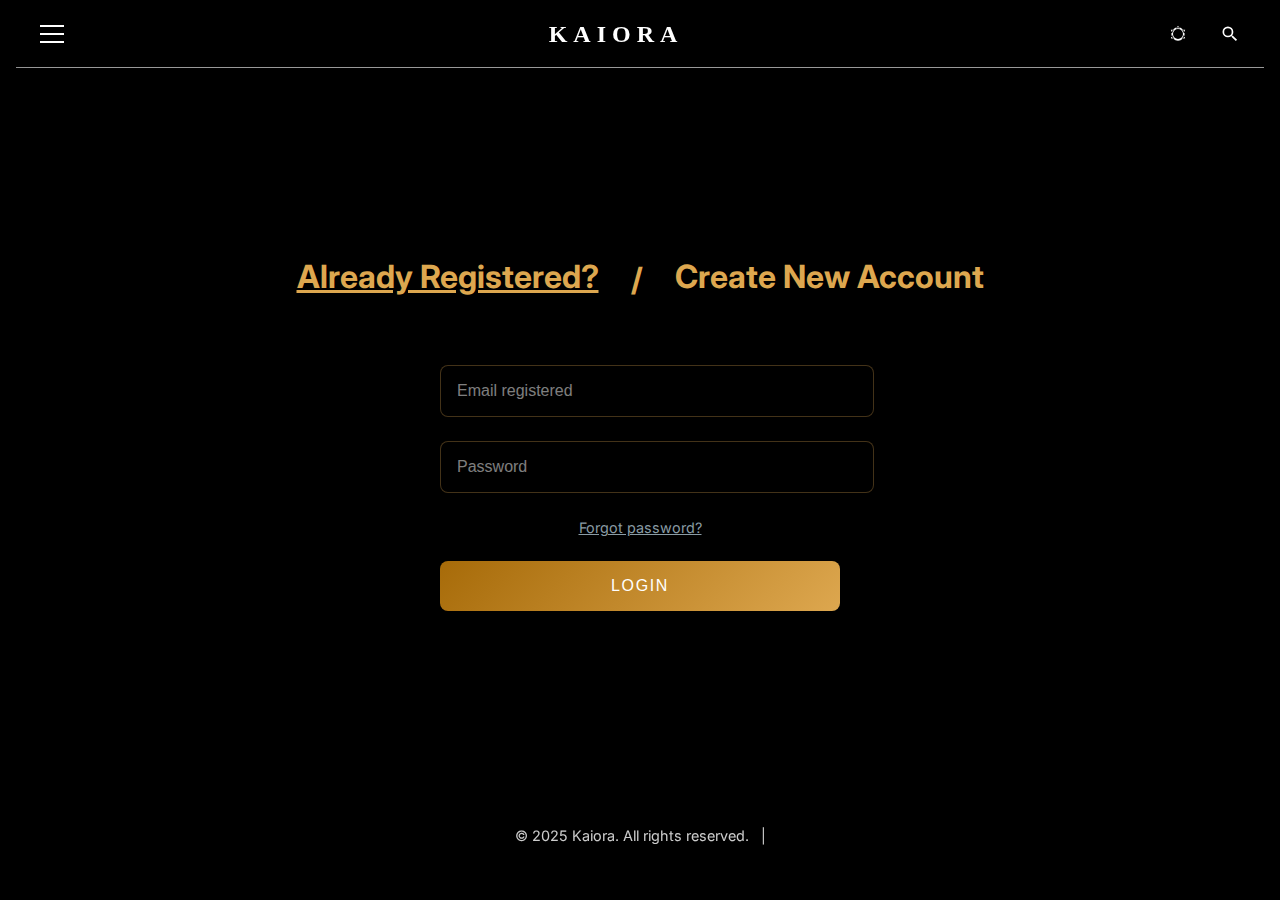
<file: loginpage.html>
<!DOCTYPE html>
<html lang="en">
<head>
    <meta charset="UTF-8">
    <meta name="viewport" content="width=device-width, initial-scale=1.0">
    <title>Kaiora Your Kaiora - Your Kaiora</title>
    <link href="https://fonts.googleapis.com/css2?family=Inter:wght@300;400;600;700&display=swap" rel="stylesheet">
    <link href="loginpage.css" rel="stylesheet">
    <link rel="icon" href="Favicon.png" type="image/x-png">
</head>
<body>
        <!-- Menu Panel and Overlay -->
          <div class="menu-overlay"></div>
  <div class="menu-panel">
    <nav class="menu-items">
      <a href="Main Page.html" class="menu-link">Home</a>
      <a href="lifestyle.html" class="menu-link">KAIORA LIFESTYLE</a>
      <a href="personalisation.html" class="menu-link">MY KAIORA</a>
      <a href="inspiring authenticity.html" class="menu-link">INSPIRING Authenticity</a>
      <a href="contact-us.html" class="menu-link">CONTACT US</a>
    </nav>
  </div>

        <div class="menu-overlay"></div>

        <header class="site-header">
            <button class="menu-toggle" aria-label="Open menu"><span></span><span></span><span></span></button>
            <a href="#" class="logo">KAIORA</a>
            <div class="header-actions">
                <button class="theme-toggle" aria-label="Toggle theme">
                    <svg class="theme-icon" viewBox="0 0 24 24">
                        <path class="sun-icon" d="M12,18A6,6 0 0,1 6,12A6,6 0 0,1 12,6A6,6 0 0,1 18,12A6,6 0 0,1 12,18M12,4A8,8 0 0,0 4,12A8,8 0 0,0 12,20A8,8 0 0,0 20,12A8,8 0 0,0 12,4M12,2L14.39,5.42C13.65,5.15 12.84,5 12,5C11.16,5 10.35,5.15 9.61,5.42L12,2M3.34,7L7.5,6.65C6.9,7.16 6.36,7.78 5.94,8.5C5.5,9.24 5.25,10 5.11,10.79L3.34,7M3.36,17L5.12,13.21C5.26,14 5.53,14.78 5.95,15.5C6.37,16.24 6.91,16.86 7.5,17.37L3.36,17M20.65,7L18.88,10.79C18.74,10 18.47,9.24 18.05,8.5C17.63,7.78 17.1,7.15 16.5,6.64L20.65,7M20.64,17L16.5,17.36C17.09,16.85 17.62,16.22 18.04,15.5C18.46,14.77 18.73,14 18.87,13.21L20.64,17Z"/>
                        <path class="moon-icon" d="M17.75,4.09L15.22,6.03L16.13,9.09L13.5,7.28L10.87,9.09L11.78,6.03L9.25,4.09L12.44,4L13.5,1L14.56,4L17.75,4.09M21.25,11L19.61,12.25L20.2,14.23L18.5,13.06L16.8,14.23L17.39,12.25L15.75,11L17.81,10.95L18.5,9L19.19,10.95L21.25,11M18.97,15.95C19.8,15.87 20.69,17.05 20.16,17.8C19.84,18.25 19.5,18.67 19.08,19.07C15.17,23 8.84,23 4.94,19.07C1.03,15.17 1.03,8.83 4.94,4.93C5.34,4.53 5.76,4.17 6.21,3.85C6.96,3.32 8.14,4.21 8.06,5.04C7.79,7.9 8.75,10.87 10.95,13.06C13.14,15.26 16.1,16.22 18.97,15.95M17.33,17.97C14.5,17.81 11.7,16.64 9.53,14.5C7.36,12.31 6.2,9.5 6.04,6.68C3.23,9.82 3.34,14.4 6.35,17.41C9.37,20.43 14,20.54 17.33,17.97Z" style="display:none;"/>
                    </svg>
                </button>
                <button class="search-btn" aria-label="Search">
                    <svg viewBox="0 0 24 24"><path d="M15.5,14h-0.79l-0.28-0.27A6.471,6.471,0,0,0,16,9.5,6.5,6.5,0,1,0,9.5,16a6.471,6.471,0,0,0,4.23-1.57l0.27,0.28v0.79l5,4.99L20.49,19Zm-6,0A4.5,4.5,0,1,1,14,9.5,4.505,4.505,0,0,1,9.5,14Z"/></svg>
                </button>
            </div>
        </header>

    <div class="container">
        <div class="login-header">
            <h2 class="login-option" onclick="showLoginForm()">Already Registered?</h2>
            <span class="divider">/</span>
            <h2 class="login-option" onclick="showRegisterForm()">Create New Account</h2>
        </div>
        <div class="login-form" id="loginForm">
            <form>
                <div class="form-group">
                    <input type="email" id="email" name="email" placeholder="Email registered" required>
                </div>
                <div class="form-group">
                    <input type="password" id="password" name="password" placeholder="Password" required>
                </div>
                <div class="forgot-password">
                    <a href="#">Forgot password?</a>
                </div>
                <button type="submit" class="submit-btn">Login</button>
            </form>
        </div>
        <div class="login-form hidden" id="registerForm">
            <form>
                <div class="form-group">
                    <input type="text" id="reg-name" name="name" placeholder="Name" required>
                </div>
                <div class="form-group">
                    <input type="date" id="reg-dob" name="dob" placeholder="Date of Birth" required>
                </div>
                <div class="form-group">
                    <input type="tel" id="reg-phone" name="phone" placeholder="Phone Number" required>
                </div>
                <div class="form-group">
                    <input type="email" id="reg-email" name="email" placeholder="Email" required>
                </div>
                <div class="form-group">
                    <input type="email" id="reg-confirm-email" name="confirm-email" placeholder="Confirm Email" required>
                </div>
                <div class="form-group">
                    <input type="password" id="reg-password" name="password" placeholder="Password" required>
                </div>
                <div class="form-group">
                    <input type="password" id="reg-confirm-password" name="confirm-password" placeholder="Confirm Password" required>
                </div>
                <div class="form-group checkbox-group">
                    <input type="checkbox" id="terms" name="terms" required>
                    <label for="terms">I agree to Kaiora's Terms and Conditions for products and services</label>
                </div>
                <button type="submit" class="submit-btn">Create Account</button>
            </form>
        </div>
    </div>

    <!-- Footer -->
    <footer class="footer">
        <div class="container">
            <div class="footer-content">
                <div class="footer-text">
                    © 2025 Kaiora. All rights reserved.
                </div>
            </div>
        </div>
    </footer>
    <script>
                // Theme functionality (copied from main page)
                const initTheme = () => {
                    const savedTheme = localStorage.getItem('kaiora-theme') || 'dark';
                    document.documentElement.setAttribute('data-theme', savedTheme);
                    updateThemeIcon(savedTheme);
                };

                const updateThemeIcon = (theme) => {
                    const sunIcon = document.querySelector('.sun-icon');
                    const moonIcon = document.querySelector('.moon-icon');
                    if (!sunIcon || !moonIcon) return;
                    if (theme === 'light') {
                        sunIcon.style.display = 'none';
                        moonIcon.style.display = '';
                    } else {
                        sunIcon.style.display = '';
                        moonIcon.style.display = 'none';
                    }
                };

                const toggleTheme = () => {
                    const currentTheme = document.documentElement.getAttribute('data-theme');
                    const newTheme = currentTheme === 'light' ? 'dark' : 'light';
                    document.documentElement.setAttribute('data-theme', newTheme);
                    localStorage.setItem('kaiora-theme', newTheme);
                    updateThemeIcon(newTheme);
                };

                // Initialize theme
                initTheme();

                // Theme toggle event
                document.querySelector('.theme-toggle').addEventListener('click', toggleTheme);

                // Menu functionality (copied from main page)
                const menuToggle = document.querySelector('.menu-toggle');
                const menuPanel = document.querySelector('.menu-panel');
                const menuOverlay = document.querySelector('.menu-overlay');

                menuToggle.addEventListener('click', function(e) {
                    e.stopPropagation();
                    menuPanel.classList.toggle('open');
                    menuOverlay.classList.toggle('open');
                });

                document.addEventListener('mousedown', function(e) {
                    if (menuPanel.classList.contains('open')) {
                        if (!e.target.closest('.menu-panel, .menu-toggle')) {
                            menuPanel.classList.remove('open');
                            menuOverlay.classList.remove('open');
                        }
                    }
                });

                menuOverlay.addEventListener('click', function() {
                    menuPanel.classList.remove('open');
                    menuOverlay.classList.remove('open');
                });

                // Show login/register forms
                function showLoginForm() {
                        document.querySelector('#loginForm').classList.remove('hidden');
                        document.querySelector('#registerForm').classList.add('hidden');
                        document.querySelectorAll('.login-option').forEach(opt => opt.classList.remove('active'));
                        document.querySelector('.login-option:first-child').classList.add('active');
                }

                function showRegisterForm() {
                        document.querySelector('#loginForm').classList.add('hidden');
                        document.querySelector('#registerForm').classList.remove('hidden');
                        document.querySelectorAll('.login-option').forEach(opt => opt.classList.remove('active'));
                        document.querySelector('.login-option:last-child').classList.add('active');
                }

                // Show login form by default
                showLoginForm();
    </script>
</body>
</file>
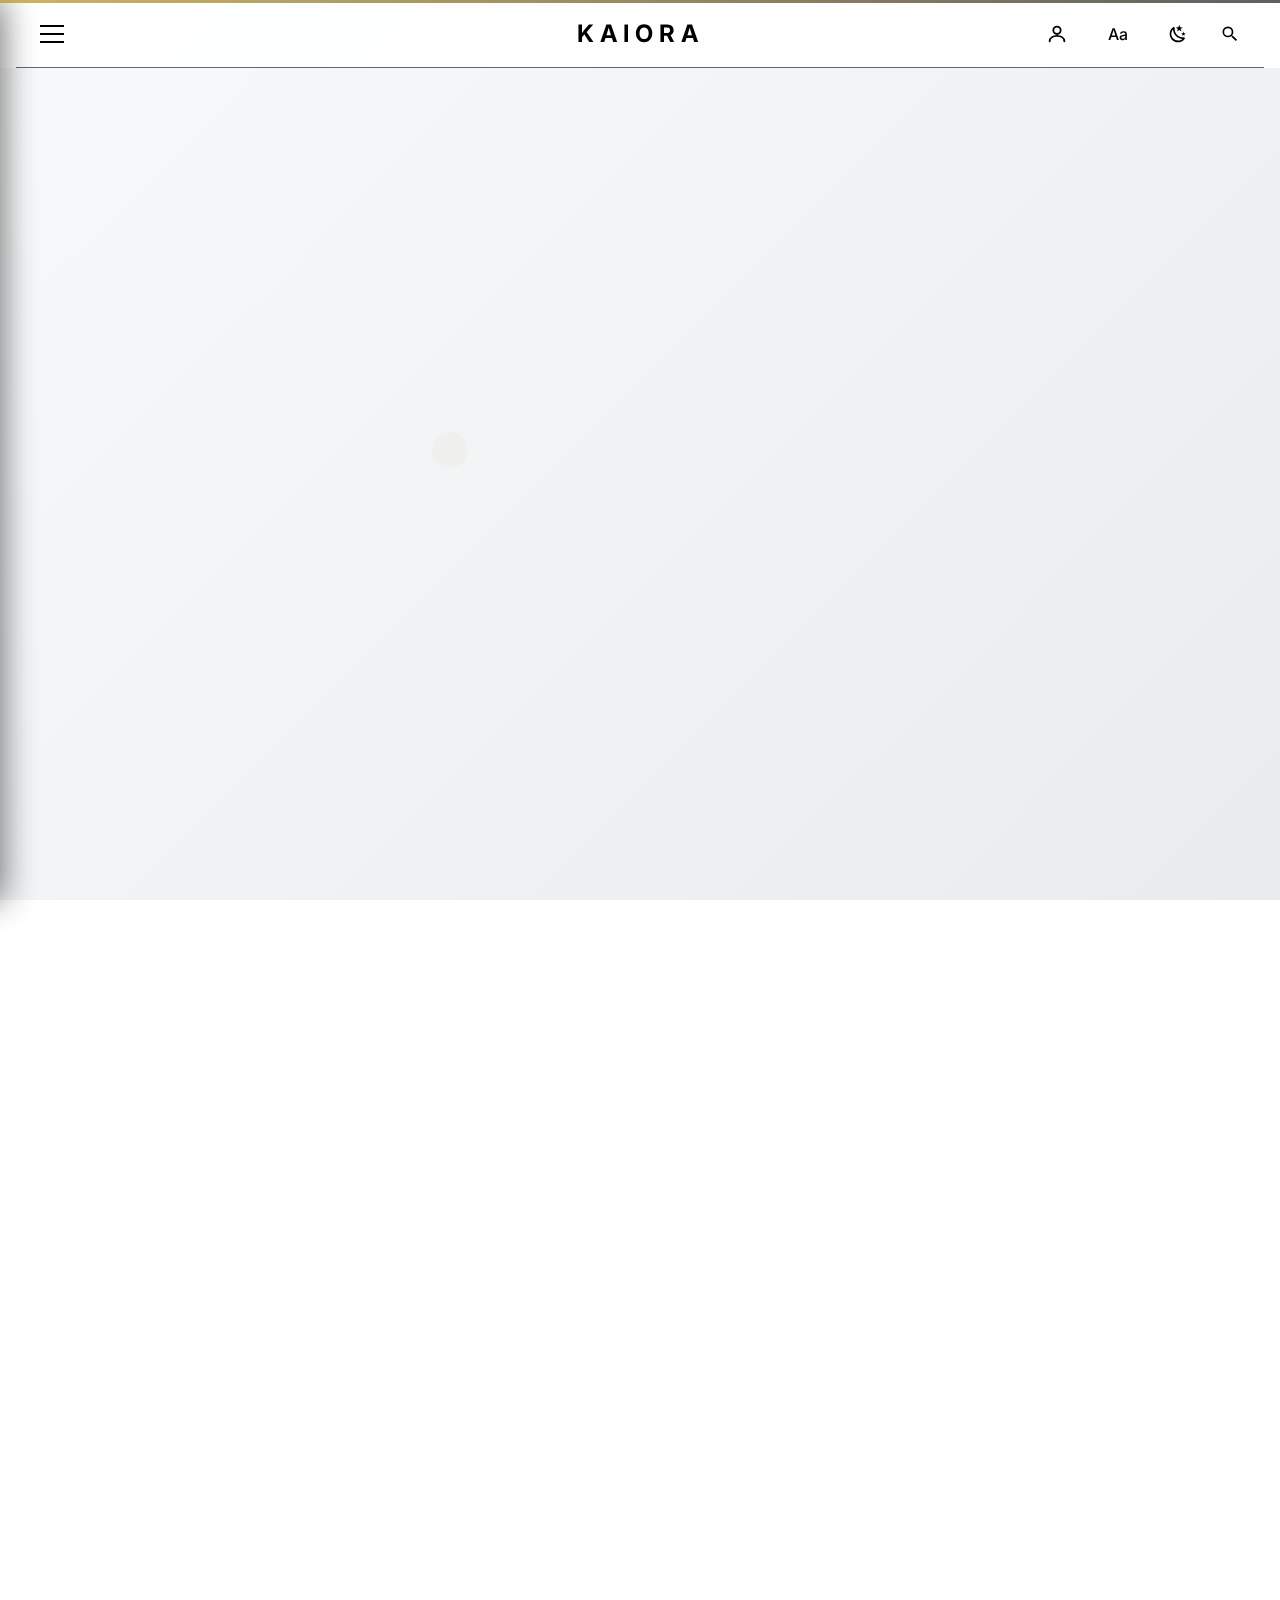
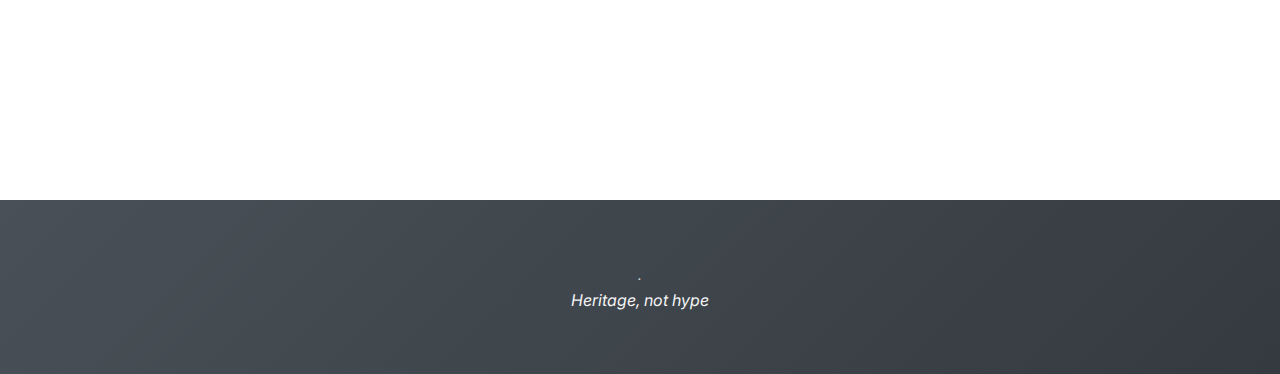
<file: personalisation.html>
<!DOCTYPE html>
<html lang="en">
<head>
    <meta charset="UTF-8">
    <meta name="viewport" content="width=device-width, initial-scale=1.0">
    <title>Kaiora Your Kaiora - Your Kaiora</title>
    <link href="https://fonts.googleapis.com/css2?family=Inter:wght@300;400;600;700&display=swap" rel="stylesheet">
    <link rel="stylesheet" href="personalisation.css">
    <link rel="icon" href="D:\Term 7\Web Based Development\redraft own website\loading page animation\rr\copy\Main website Part\Favicon.png" type="image/x-png">
</head>
<body>
  <div class="progress"></div>
  <div class="menu-overlay"></div>
  
  <div class="menu-panel">
    <nav class="menu-items">
      <a href="Main Page.html" class="menu-link">Home</a>
      <a href="lifestyle.html" class="menu-link">KAIORA LIFESTYLE</a>
      <a href="personalisation.html" class="menu-link">MY KAIORA</a>
      <a href="inspiring authenticity.html" class="menu-link">INSPIRING Authenticity</a>
      <a href="contact-us.html" class="menu-link">CONTACT US</a>
    </nav>
  </div>
    <div class="overscroll-bounce">
        <div class="scroll-indicator" id="scrollIndicator"></div>

        <!-- Menu Overlay and Panel -->
        <div class="menu-overlay"></div>
    <div class="menu-panel">
        <nav class="menu-items">
            <a href="index.html" class="menu-link">Home</a>
            <a href="watches.html" class="menu-link">Watches</a>
            <a href="perfumes.html" class="menu-link">Perfumes</a>
            <a href="ringwatch.html" class="menu-link">Ring Watches</a>
            <a href="#" class="menu-link">My Kaiora</a>
            <a href="#" class="menu-link">About</a>
        </nav>
    </div>        <!-- Kaiora Header -->
        <header class="site-header">
            <button class="menu-toggle" aria-label="Open menu">
                <span></span><span></span><span></span>
            </button>
            <div class="search-dropdown">
                <div class="product-category">
                    <h3 class="category-heading">Watches</h3>
                    <p class="category-description">Experience silent luxury with our timeless collection of expertly crafted timepieces, where elegance meets understated sophistication.</p>
                </div>
                <div class="product-category">
                    <h3 class="category-heading">Perfumes</h3>
                    <p class="category-description">Discover your signature scent from our curated collection of artisanal fragrances, each telling its own unique story.</p>
                </div>
                <div class="product-category">
                    <h3 class="category-heading">Ring Watches</h3>
                    <p class="category-description">Blend sophistication with innovation through our collection of ring watches, where composed elegance meets contemporary design.</p>
                </div>
            </div>
            <a href="index.html" class="logo">KAIORA</a>
            <div class="header-actions">
                <a href="loginpage.html" class="login-link" aria-label="Login" style="display:inline-flex;align-items:center;margin-right:0.5rem;">
          <svg class="person-icon" xmlns="http://www.w3.org/2000/svg" viewBox="0 0 24 24" width="22" height="22" fill="none" stroke="currentColor" stroke-width="2" stroke-linecap="round" stroke-linejoin="round">
            <circle cx="12" cy="8" r="4"/>
            <path d="M4 20c0-4 4-6 8-6s8 2 8 6"/>
          </svg>
        </a>
                <button class="read-aloud-btn" aria-label="Read aloud">
                    <span class="read-icon">Aa</span>
                </button>
                
                <button class="theme-toggle" aria-label="Toggle theme">
                    <svg class="theme-icon" viewBox="0 0 24 24">
                        <path class="sun-icon" d="M12,18A6,6 0 0,1 6,12A6,6 0 0,1 12,6A6,6 0 0,1 18,12A6,6 0 0,1 12,18M12,4A8,8 0 0,0 4,12A8,8 0 0,0 12,20A8,8 0 0,0 20,12A8,8 0 0,0 12,4M12,2L14.39,5.42C13.65,5.15 12.84,5 12,5C11.16,5 10.35,5.15 9.61,5.42L12,2M3.34,7L7.5,6.65C6.9,7.16 6.36,7.78 5.94,8.5C5.5,9.24 5.25,10 5.11,10.79L3.34,7M3.36,17L5.12,13.21C5.26,14 5.53,14.78 5.95,15.5C6.37,16.24 6.91,16.86 7.5,17.37L3.36,17M20.65,7L18.88,10.79C18.74,10 18.47,9.24 18.05,8.5C17.63,7.78 17.1,7.15 16.5,6.64L20.65,7M20.64,17L16.5,17.36C17.09,16.85 17.62,16.22 18.04,15.5C18.46,14.77 18.73,14 18.87,13.21L20.64,17Z"/>
                        <path class="moon-icon" d="M17.75,4.09L15.22,6.03L16.13,9.09L13.5,7.28L10.87,9.09L11.78,6.03L9.25,4.09L12.44,4L13.5,1L14.56,4L17.75,4.09M21.25,11L19.61,12.25L20.2,14.23L18.5,13.06L16.8,14.23L17.39,12.25L15.75,11L17.81,10.95L18.5,9L19.19,10.95L21.25,11M18.97,15.95C19.8,15.87 20.69,17.05 20.16,17.8C19.84,18.25 19.5,18.67 19.08,19.07C15.17,23 8.84,23 4.94,19.07C1.03,15.17 1.03,8.83 4.94,4.93C5.34,4.53 5.76,4.17 6.21,3.85C6.96,3.32 8.14,4.21 8.06,5.04C7.79,7.9 8.75,10.87 10.95,13.06C13.14,15.26 16.1,16.22 18.97,15.95M17.33,17.97C14.5,17.81 11.7,16.64 9.53,14.5C7.36,12.31 6.2,9.5 6.04,6.68C3.23,9.82 3.34,14.4 6.35,17.41C9.37,20.43 14,20.54 17.33,17.97Z"/>
                    </svg>
                </button>
            
                <button class="search-btn" aria-label="Search">
                    <svg viewBox="0 0 24 24"><path d="M15.5,14h-0.79l-0.28-0.27A6.471,6.471,0,0,0,16,9.5,6.5,6.5,0,1,0,9.5,16a6.471,6.471,0,0,0,4.23-1.57l0.27,0.28v0.79l5,4.99L20.49,19Zm-6,0A4.5,4.5,0,1,1,14,9.5,4.505,4.505,0,0,1,9.5,14Z"/></svg>
                </button>
            </div>
        </header>

        <!-- Header - Black Section -->
        <header class="header">
            <div class="container">
                <div class="header-content">
                    <div class="brand-name">Your Kaiora</div>
                    <h1 class="main-title">Personalisation</h1>
                    <p class="subtitle">Crafted to reflect your essence, perfected for your world.</p>
                </div>
            </div>
        </header>

       

        <!-- Values - White Section -->
        <section class="values-section">
            <div class="container">
                <div class="section-header">
                    <div class="section-number">YOUR LUXE</div>
                    <h2 class="section-title">Rich & Silent</h2>
                </div>
                <div class="values-grid">
                    <div class="value-item">
                        <a href="D:\Term 7\Web Based Development\redraft own website\loading page animation\rr\copy\Main website Part\custom-perfume.html" class="product-link">
                            <h3 class="value-title">Perfumes</h3>
                            <p class="value-description">Compose a fragrance that is entirely your own, a harmonious blend of notes that embody your essence.</p>
                        </a>
                    </div>
                    <div class="value-item">
                        <a href="customringwatch.html" class="product-link">
                            <h3 class="value-title">Ring Watches</h3>
                            <p class="value-description">Transform precious metals and stones into a ring that captures your story, style, and sentiment.</p>
                        </a>
                    </div>
                </div>
            </div>
        </section>

        <!-- Footer - Black Section -->
        <footer class="footer">
            <div class="container">
                <p class="footer-text"><center><em>Heritage, not hype</em></center></p>
            </div>
        </footer>
    </div>

    <script src="https://cdnjs.cloudflare.com/ajax/libs/jquery/3.6.0/jquery.min.js"></script>
<script>
// Read Aloud functionality
const readAloudBtn = document.querySelector('.read-aloud-btn');
let isReading = false;
let speechSynthesis = window.speechSynthesis;
let utterance = null;
let voices = [];
let mainContentText = "";

// Load voices
function loadVoices() { 
    voices = speechSynthesis.getVoices(); 
}
speechSynthesis.onvoiceschanged = loadVoices;
loadVoices();

// Pick an English (India) voice, fallback to any available
function findVoice() {
    return voices.find(v => v.lang === "en-IN") || voices[0];
}

// Only trigger TTS when Aa is clicked!
readAloudBtn.addEventListener('click', () => {
    if (isReading) {
        stopReading();
    } else {
        startReading();
    }
});

function startReading() {
    if (isReading) speechSynthesis.cancel();

    // Reset any existing highlights
    document.querySelectorAll('.highlight-word').forEach(el => {
        el.classList.remove('highlight-word');
    });

    // Get all readable sections and prepare content
    const sections = document.querySelectorAll('.header-content, .section-number, .section-title, .content-text, .value-description, .footer-text');
    let allText = "";
    let wordElements = [];

    sections.forEach(section => {
        // Don't modify headings and titles directly
        const textNodes = Array.from(section.childNodes).filter(node => 
            node.nodeType === Node.TEXT_NODE || 
            (node.nodeType === Node.ELEMENT_NODE && 
             !['H1', 'H2', 'H3', 'TITLE'].includes(node.tagName))
        );

        textNodes.forEach(node => {
            if (node.nodeType === Node.TEXT_NODE) {
                const words = node.textContent.trim().split(/\s+/);
                words.forEach(word => {
                    if (word) {
                        const span = document.createElement('span');
                        span.textContent = word + ' ';
                        span.className = 'word';
                        node.parentNode.insertBefore(span, node);
                        wordElements.push(span);
                        allText += word + ' ';
                    }
                });
                node.remove();
            } else {
                const words = node.textContent.trim().split(/\s+/);
                allText += words.join(' ') + ' ';
            }
        });
    });

    utterance = new SpeechSynthesisUtterance(allText);
    utterance.voice = findVoice();
    utterance.lang = 'en-IN';
    utterance.rate = 1.0;
    utterance.pitch = 1.0;
    utterance.volume = 1.0;

    let currentWordIndex = 0;

    utterance.onboundary = (event) => {
        if (event.name === 'word') {
            // Remove previous highlight
            if (currentWordIndex > 0 && wordElements[currentWordIndex - 1]) {
                wordElements[currentWordIndex - 1].classList.remove('highlight-word');
            }
            // Add highlight to current word
            if (currentWordIndex < wordElements.length && wordElements[currentWordIndex]) {
                wordElements[currentWordIndex].classList.add('highlight-word');
                // Scroll word into view if needed
                wordElements[currentWordIndex].scrollIntoView({ 
                    behavior: 'smooth', 
                    block: 'center',
                    inline: 'nearest'
                });
                currentWordIndex++;
            }
        }
    };

    utterance.onend = () => {
        // Clean up highlights
        wordElements.forEach(span => {
            span.classList.remove('highlight-word');
        });
        isReading = false;
        readAloudBtn.classList.remove('reading');
    };

    utterance.onpause = utterance.onend;
    utterance.oncancel = utterance.onend;

    speechSynthesis.speak(utterance);
    isReading = true;
    readAloudBtn.classList.add('reading');
}

function stopReading() {
    if (!isReading) return;
    speechSynthesis.cancel();
    isReading = false;
    readAloudBtn.classList.remove('reading');
    resetHighlights();
}
function resetHighlights() {
    document.querySelectorAll('.highlight-word').forEach(el => {
        el.classList.remove('highlight-word');
    });
}
// Theme toggle functionality
const themeToggle = document.querySelector('.theme-toggle');
const htmlElement = document.documentElement;
const sunIcon = document.querySelector('.sun-icon');
const moonIcon = document.querySelector('.moon-icon');

// Set initial theme based on user preference
const prefersDarkScheme = window.matchMedia('(prefers-color-scheme: dark)');
if (prefersDarkScheme.matches) {
    htmlElement.removeAttribute('data-theme');
} else {
    htmlElement.setAttribute('data-theme', 'light');
}

// Menu functionality
const menuToggle = document.querySelector('.menu-toggle');
const menuPanel = document.querySelector('.menu-panel');
const menuOverlay = document.querySelector('.menu-overlay');

menuToggle.addEventListener('click', (e) => {
    e.stopPropagation();
    menuPanel.classList.toggle('open');
    menuOverlay.classList.toggle('open');
});

// Close menu when clicking outside
document.addEventListener('mousedown', (e) => {
    if (menuPanel.classList.contains('open')) {
        if (!menuPanel.contains(e.target) && !menuToggle.contains(e.target)) {
            menuPanel.classList.remove('open');
            menuOverlay.classList.remove('open');
        }
    }
});

// Close menu when clicking overlay
menuOverlay.addEventListener('click', () => {
    menuPanel.classList.remove('open');
    menuOverlay.classList.remove('open');
});

// Update icons based on current theme
function updateThemeIcons() {
    const isLightTheme = htmlElement.getAttribute('data-theme') === 'light';
    sunIcon.style.display = isLightTheme ? 'none' : 'block';
    moonIcon.style.display = isLightTheme ? 'block' : 'none';
}

// Search dropdown functionality
const searchBtn = document.querySelector('.search-btn');
const searchDropdown = document.querySelector('.search-dropdown');

searchBtn.addEventListener('click', (e) => {
    e.stopPropagation();
    searchDropdown.classList.toggle('active');
});

searchDropdown.addEventListener('click', (e) => {
    e.stopPropagation();
});

// Close dropdown on escape key or click outside
document.addEventListener('keyup', (e) => {
    if (e.key === 'Escape' && searchDropdown.classList.contains('active')) {
        closeDropdown();
    }
});

document.addEventListener('click', () => {
    if (searchDropdown.classList.contains('active')) {
        closeDropdown();
    }
});

function closeDropdown() {
    searchDropdown.classList.remove('active');
}

// Make category headings clickable
document.querySelectorAll('.category-heading').forEach(heading => {
    heading.addEventListener('click', () => {
        const category = heading.textContent.toLowerCase();
        window.location.href = `${category}.html`;
    });
});

// Theme toggle click handler
themeToggle.addEventListener('click', () => {
    const wasLight = htmlElement.getAttribute('data-theme') === 'light';
    if (wasLight) {
        htmlElement.removeAttribute('data-theme');
    } else {
        htmlElement.setAttribute('data-theme', 'light');
    }
    updateThemeIcons();
});

// Scroll handler for background transitions
document.addEventListener('scroll', () => {
    const scrollPercent = (window.scrollY / (document.documentElement.scrollHeight - window.innerHeight)) * 100;
    const body = document.body;
    
    if (scrollPercent <= 33) {
        body.classList.remove('scrolled-33', 'scrolled-66');
    } else if (scrollPercent > 33 && scrollPercent <= 66) {
        body.classList.add('scrolled-33');
        body.classList.remove('scrolled-66');
    } else {
        body.classList.add('scrolled-66');
    }
});
</script>
</body>
</html>
</file>
<file: contact us.css>
* {
            margin: 0;
            padding: 0;
            box-sizing: border-box;
        }

        /* Hide scrollbar for all browsers */
        ::-webkit-scrollbar {
            display: none;
        }

        * {
            -ms-overflow-style: none;
            scrollbar-width: none;
        }

        html {
            scroll-behavior: smooth;
        }

        
        body {
            font-family: 'Inter', 'Arial', sans-serif;
            background: linear-gradient(135deg, #0B0B0D 0%, #181619 25%, #181B22 50%, #272A31 100%);
            color: #ffffff;
            line-height: 1.6;
            overflow-x: hidden;
            cursor: none !important;
            transition: background 0.5s ease, color 0.5s ease;
        }

        body.light-mode {
            background: linear-gradient(135deg, #f8f9fa 0%, #e9ecef 25%, #dee2e6 50%, #ced4da 100%);
            color: #212529;
            transition: background 0.5s ease, color 0.5s ease;
        }

        /* Custom Cursor */
        .custom-cursor {
            position: fixed;
            top: 0;
            left: 0;
            width: 15px;
            height: 15px;
            margin: -7.5px 0 0 -7.5px;
            border: 1.5px solid #DDA74F;
            border-radius: 50%;
            background: transparent;
            pointer-events: none;
            transition: transform 0.15s ease-out, background 0.15s ease-out;
            z-index: 9999;
        }

        .custom-cursor.hover {
            transform: scale(2);
            background: rgba(221, 167, 79, 0.2);
        }

        /* Universal Header */
        .site-header {
            position: fixed;
            top: 0;
            left: 0;
            right: 0;
            padding: 1rem 2rem;
            display: flex;
            justify-content: space-between;
            align-items: center;
            background: rgba(0, 0, 0, 0.6);
            backdrop-filter: blur(10px);
            z-index: 20;
            transition: background-color 0.5s ease;
        }

        body.light-mode .site-header {
            background: rgba(255, 255, 255, 0.9);
        }

        .site-header::after {
            content: "";
            position: absolute;
            left: 1rem;
            right: 1rem;
            bottom: 0;
            height: 1px;
            background: #ffffff;
            opacity: 0.6;
        }

        body.light-mode .site-header::after {
            background: #000000;
        }

        .logo {
            font-size: 1.5rem;
            font-weight: bold;
            letter-spacing: 6px;
            text-decoration: none;
            color: #ffffff;
            transition: color 0.5s ease;
            cursor: none !important;
        }

        body.light-mode .logo {
            color: #000000;
        }

        .header-actions {
            display: flex;
            align-items: center;
            gap: 1rem;
        }

        /* Menu Toggle */
        .menu-toggle {
            background: none;
            border: none;
            display: flex;
            flex-direction: column;
            gap: 6px;
            padding: 8px;
            cursor: none !important;
        }

        .menu-toggle span {
            width: 24px;
            height: 2px;
            background: #ffffff;
            transition: transform 0.3s ease, opacity 0.3s ease, background-color 0.5s ease;
        }

        body.light-mode .menu-toggle span {
            background: #000000;
        }

        .menu-toggle:hover span:nth-child(1) {
            transform: translateX(-12px);
        }

        .menu-toggle:hover span:nth-child(2) {
            opacity: 0;
        }

        .menu-toggle:hover span:nth-child(3) {
            transform: translateX(12px);
        }

        /* Theme Toggle */
        .theme-toggle {
            background: none;
            border: none;
            padding: 8px;
            display: flex;
            align-items: center;
            justify-content: center;
            transition: transform 0.3s ease;
            cursor: none !important;
        }

        .theme-toggle svg {
            width: 20px;
            height: 20px;
            fill: #ffffff;
            transition: transform 0.3s ease, fill 0.3s ease;
        }

        body.light-mode .theme-toggle svg {
            fill: #000000;
        }

        .theme-toggle:hover {
            transform: scale(1.2);
        }

        .theme-toggle:hover svg {
            transform: rotate(20deg);
            fill: #DDA74F;
        }

        /* Search Button */
        .search-btn {
            background: none;
            border: none;
            padding: 8px;
            display: flex;
            align-items: center;
            justify-content: center;
            transition: transform 0.3s ease;
            cursor: none !important;
        }

        .search-btn svg {
            width: 20px;
            height: 20px;
            fill: #ffffff;
            transition: transform 0.3s ease, fill 0.3s ease;
        }

        body.light-mode .search-btn svg {
            fill: #000000;
        }

        .search-btn:hover {
            transform: scale(1.2);
        }

        .search-btn:hover svg {
            transform: rotate(20deg);
            fill: #DDA74F;
        }

        /* Menu Panel */
        .menu-panel {
            position: fixed;
            top: 0;
            left: 0;
            width: 400px;
            height: 100vh;
            background: rgba(255, 255, 255, 0.08);
            backdrop-filter: blur(20px);
            border-right: 1px solid rgba(255, 255, 255, 0.1);
            box-shadow: 2px 0 32px rgba(0, 0, 0, 0.3);
            transform: translateX(-100%);
            transition: transform 0.5s cubic-bezier(0.23, 1, 0.320, 1), background-color 0.3s ease;
            z-index: 50;
        }

        body.light-mode .menu-panel {
            background: rgba(255, 255, 255, 0.15);
            border-right: 1px solid rgba(0, 0, 0, 0.1);
        }

        .menu-panel.open {
            transform: translateX(0);
        }

        .menu-items {
            display: flex;
            flex-direction: column;
            justify-content: center;
            align-items: flex-start;
            height: 100%;
            padding: 4rem 2rem;
            gap: 2.5rem;
        }

        .menu-link {
            color: #ffffff;
            font-size: 1.3rem;
            font-weight: 300;
            text-decoration: none;
            text-transform: uppercase;
            letter-spacing: 0.2em;
            opacity: 0;
            transform: translateX(-40px);
            transition: all 0.6s cubic-bezier(0.23, 1, 0.320, 1);
            position: relative;
            padding: 1rem 0;
            width: 100%;
            cursor: none !important;
        }

        body.light-mode .menu-link {
            color: #ffffff !important;
        }

        .menu-link:hover {
            color: #DDA74F;
            transform: translateX(10px) scale(1.05);
        }

        .menu-link::after {
            content: '';
            position: absolute;
            bottom: 0;
            left: 0;
            width: 0;
            height: 2px;
            background: #DDA74F;
            transition: width 0.4s ease;
        }

        .menu-link:hover::after {
            width: 100%;
        }

        .menu-panel.open .menu-link {
            opacity: 1;
            transform: translateX(0);
        }

        .menu-panel.open .menu-link:nth-child(1) {
            transition-delay: 0.1s;
        }

        .menu-panel.open .menu-link:nth-child(2) {
            transition-delay: 0.2s;
        }

        .menu-panel.open .menu-link:nth-child(3) {
            transition-delay: 0.3s;
        }

        .menu-panel.open .menu-link:nth-child(4) {
            transition-delay: 0.4s;
        }

        /* Menu Overlay */
        .menu-overlay {
            position: fixed;
            top: 0;
            left: 0;
            width: 100%;
            height: 100%;
            background: rgba(0, 0, 0, 0.5);
            visibility: hidden;
            opacity: 0;
            transition: opacity 0.5s ease, visibility 0.5s ease;
            z-index: 49;
        }

        .menu-overlay.open {
            visibility: visible;
            opacity: 1;
        }
 
        /* Search Button and Dropdown */
        .search-btn {
            background: none;
            border: none;
            padding: 8px;
            display: flex;
            align-items: center;
            justify-content: center;
            transition: transform 0.3s ease;
            z-index: 21;
            cursor: pointer;
            position: relative;
        }
        
        .search-btn svg { 
            width: 20px;
            height: 20px;
            fill: var(--text-color); 
            transition: transform 0.3s ease, fill 0.3s ease; 
        }
        
        .search-btn:hover { 
            transform: scale(1.2); 
        }
        
        .search-btn:hover svg { 
            transform: rotate(20deg); 
            fill: var(--accent-color); 
        }

        .search-btn svg {
    width: 20px;
    height: 20px;
    fill: #fff; /* Always white in dark mode */
    transition: transform 0.3s ease, fill 0.3s ease;
}

        .search-dropdown {
            position: absolute;
            top: 100%;
            right: 0;
            width: 320px;
            background: rgba(0, 0, 0, 0.95);
            border-radius: 4px;
            padding: 20px;
            opacity: 0;
            visibility: hidden;
            transform: translateY(-10px);
            transition: all 0.3s cubic-bezier(0.4, 0, 0.2, 1);
            z-index: 100;
            box-shadow: 0 4px 20px rgba(0, 0, 0, 0.3);
        }

        .search-dropdown.active {
            opacity: 1;
            visibility: visible;
            transform: translateY(0);
        }

        [data-theme="light"] .search-dropdown {
            background: rgba(255, 255, 255, 0.95);
            box-shadow: 0 4px 20px rgba(0, 0, 0, 0.1);
        }

        .category-link {
    text-decoration: none;
    color: #DDA74F;
    transition: color 0.2s;
    display: inline-block;
}
.category-link:hover .category-heading {
    color: #fff;
    text-decoration: underline;
}
body.light-mode .category-link {
    color: #A76B09;
}
body.light-mode .category-link:hover .category-heading {
    color: #212529;
}

.category-description {
    color: rgba(255,255,255,0.6);
    transition: color 0.2s;
}
body.light-mode .category-description {
    color: rgba(255, 255, 255, 0.6);
}

body.light-mode .search-btn svg {
    fill: #000; /* Black in light mode */
}
        /* Main Content */
        .main-content {
            margin-top: 80px;
        }

        .hero-section {
            height: 80vh;
            display: flex;
            flex-direction: column;
            justify-content: center;
            align-items: center;
            text-align: center;
            position: relative;
            background: radial-gradient(circle at 50% 50%, rgba(221, 167, 79, 0.1) 0%, transparent 50%);
        }

        .hero-section::before {
            content: '';
            position: absolute;
            top: 0;
            left: 0;
            right: 0;
            bottom: 0;
            background: url('data:image/svg+xml,<svg xmlns="http://www.w3.org/2000/svg" viewBox="0 0 100 100"><defs><pattern id="grain" width="100" height="100" patternUnits="userSpaceOnUse"><circle cx="20" cy="20" r="0.5" fill="rgba(255,255,255,0.02)"/><circle cx="80" cy="40" r="0.3" fill="rgba(255,255,255,0.02)"/><circle cx="40" cy="80" r="0.4" fill="rgba(255,255,255,0.02)"/></pattern></defs><rect width="100%" height="100%" fill="url(%23grain)"/></svg>');
            opacity: 0.3;
        }

        .brand-name {
            font-size: 2.5rem;
            font-weight: 300;
            color: #DDA74F;
            margin-bottom: 1rem;
            text-transform: uppercase;
            position: relative;
            z-index: 1;
            letter-spacing: 0.2em;
        }

        .brand-name .letter {
            display: inline-block;
            margin-right: 0.15em;
        }

        .hero-title {
            font-size: 3rem;
            font-weight: 200;
            letter-spacing: 0.2em;
            margin-bottom: 2rem;
            text-transform: uppercase;
            position: relative;
            z-index: 1;
        }

        .hero-subtitle {
            font-size: 1.2rem;
            font-weight: 300;
            max-width: 600px;
            margin: 0 auto;
            line-height: 1.8;
            color: rgba(255, 255, 255, 0.8);
            position: relative;
            z-index: 1;
        }

        body.light-mode .hero-subtitle {
            color: rgba(33, 37, 41, 0.8);
        }

        .contact-section {
            padding: 6rem 2rem;
            max-width: 1400px;
            margin: 0 auto;
        }

        .contact-grid {
            display: grid;
            grid-template-columns: 1fr 1fr;
            gap: 4rem;
            margin-bottom: 6rem;
        }

        .contact-info {
            background: rgba(24, 22, 25, 0.6);
            padding: 3rem;
            border-radius: 12px;
            border: 1px solid rgba(221, 167, 79, 0.15);
            position: relative;
            overflow: hidden;
        }

        body.light-mode .contact-info {
            background: rgba(255, 255, 255, 0.8);
            border: 1px solid rgba(167, 107, 9, 0.15);
        }

        .contact-info::before {
            content: '';
            position: absolute;
            top: 0;
            left: 0;
            right: 0;
            height: 3px;
            background: linear-gradient(90deg, #A76B09, #DDA74F);
        }

        .contact-title {
            font-size: 2rem;
            font-weight: 300;
            color: #DDA74F;
            margin-bottom: 2rem;
            text-transform: uppercase;
            letter-spacing: 0.1em;
        }

        .contact-item {
            display: flex;
            align-items: flex-start;
            margin-bottom: 2rem;
            padding: 1.5rem;
            background: rgba(11, 11, 13, 0.4);
            border-radius: 8px;
            border-left: 3px solid #DDA74F;
        }

        body.light-mode .contact-item {
            background: rgba(248, 249, 250, 0.6);
            border-left: 3px solid #A76B09;
        }

        .contact-icon {
            width: 40px;
            height: 40px;
            background: linear-gradient(135deg, #A76B09, #DDA74F);
            border-radius: 50%;
            margin-right: 1.5rem;
            flex-shrink: 0;
            display: flex;
            align-items: center;
            justify-content: center;
            color: white;
            font-weight: bold;
        }

        .contact-details h4 {
            color: #DDA74F;
            font-size: 1.1rem;
            margin-bottom: 0.5rem;
            font-weight: 500;
        }

        .contact-details p {
            color: rgba(255, 255, 255, 0.8);
            line-height: 1.6;
        }

        body.light-mode .contact-details p {
            color: rgba(33, 37, 41, 0.8);
        }

        .contact-form {
            background: rgba(24, 22, 25, 0.6);
            padding: 3rem;
            border-radius: 12px;
            border: 1px solid rgba(221, 167, 79, 0.15);
            position: relative;
            overflow: hidden;
        }

        body.light-mode .contact-form {
            background: rgba(255, 255, 255, 0.8);
            border: 1px solid rgba(167, 107, 9, 0.15);
        }

        .contact-form::before {
            content: '';
            position: absolute;
            top: 0;
            left: 0;
            right: 0;
            height: 3px;
            background: linear-gradient(90deg, #A76B09, #DDA74F);
        }

        .form-group {
            margin-bottom: 1.5rem;
        }

        .form-group label {
            display: block;
            color: #DDA74F;
            margin-bottom: 0.5rem;
            font-weight: 500;
            text-transform: uppercase;
            letter-spacing: 0.05em;
            font-size: 0.9rem;
        }

        .form-group input,
        .form-group textarea {
            width: 100%;
            padding: 1rem;
            background: rgba(11, 11, 13, 0.6);
            border: 1px solid rgba(221, 167, 79, 0.3);
            border-radius: 8px;
            color: #ffffff;
            font-size: 1rem;
            transition: all 0.3s ease;
        }

        body.light-mode .form-group input,
        body.light-mode .form-group textarea {
            background: rgba(248, 249, 250, 0.8);
            color: #212529;
            border: 1px solid rgba(167, 107, 9, 0.3);
        }

        .form-group input:focus,
        .form-group textarea:focus {
            outline: none;
            border-color: #DDA74F;
            box-shadow: 0 0 0 3px rgba(221, 167, 79, 0.1);
        }

        .form-group textarea {
            min-height: 120px;
            resize: vertical;
        }

        .submit-btn {
            width: 100%;
            padding: 1rem 2rem;
            background: linear-gradient(135deg, #A76B09, #DDA74F);
            color: white;
            border: none;
            border-radius: 8px;
            font-size: 1rem;
            font-weight: 500;
            text-transform: uppercase;
            letter-spacing: 0.1em;
            cursor: none !important;
            transition: all 0.3s ease;
        }

        .submit-btn:hover {
            transform: translateY(-2px);
            box-shadow: 0 10px 25px rgba(221, 167, 79, 0.3);
        }

        .owners-section {
            padding: 6rem 2rem;
            background: linear-gradient(135deg, rgba(11, 11, 13, 0.9) 0%, rgba(24, 22, 25, 0.9) 100%);
        }

        body.light-mode .owners-section {
            background: linear-gradient(135deg, rgba(248, 249, 250, 0.9) 0%, rgba(233, 236, 239, 0.9) 100%);
        }

        .section-title {
            font-size: 2.5rem;
            font-weight: 200;
            text-align: center;
            margin-bottom: 1rem;
            color: #DDA74F;
            text-transform: uppercase;
            letter-spacing: 0.15em;
        }

        .section-subtitle {
            font-size: 1.1rem;
            text-align: center;
            margin-bottom: 4rem;
            color: rgba(255, 255, 255, 0.7);
            font-weight: 300;
        }

        body.light-mode .section-subtitle {
            color: rgba(33, 37, 41, 0.7);
        }

        .owners-grid {
            display: grid;
            grid-template-columns: repeat(auto-fit, minmax(350px, 1fr));
            gap: 3rem;
            max-width: 1200px;
            margin: 0 auto;
        }

        .owner-card {
            background: rgba(24, 22, 25, 0.6);
            padding: 2.5rem;
            border-radius: 12px;
            border: 1px solid rgba(221, 167, 79, 0.15);
            transition: all 0.3s ease;
            position: relative;
            overflow: hidden;
            text-align: center;
        }

        body.light-mode .owner-card {
            background: rgba(255, 255, 255, 0.8);
            border: 1px solid rgba(167, 107, 9, 0.15);
        }

        .owner-card::before {
            content: '';
            position: absolute;
            top: 0;
            left: 0;
            right: 0;
            height: 3px;
            background: linear-gradient(90deg, #A76B09, #DDA74F);
        }

        .owner-card:hover {
            border-color: rgba(221, 167, 79, 0.3);
            transform: translateY(-5px);
            box-shadow: 0 15px 35px rgba(221, 167, 79, 0.15);
        }

        .owner-avatar {
            width: 120px;
            height: 120px;
            background: linear-gradient(135deg, #A76B09, #DDA74F);
            border-radius: 50%;
            margin: 0 auto 1.5rem;
            display: flex;
            align-items: center;
            justify-content: center;
            color: white;
            font-weight: bold;
            font-size: 2rem;
            text-transform: uppercase;
        }

        .owner-name {
            font-size: 1.5rem;
            font-weight: 500;
            color: #DDA74F;
            margin-bottom: 0.5rem;
        }

        .owner-title {
            font-size: 1rem;
            color: rgba(255, 255, 255, 0.8);
            margin-bottom: 1.5rem;
            text-transform: uppercase;
            letter-spacing: 0.05em;
        }

        body.light-mode .owner-title {
            color: rgba(33, 37, 41, 0.8);
        }

        .owner-bio {
            font-size: 0.95rem;
            color: rgba(255, 255, 255, 0.7);
            line-height: 1.6;
            margin-bottom: 1.5rem;
        }

        body.light-mode .owner-bio {
            color: rgba(33, 37, 41, 0.7);
        }

        .linkedin-btn {
            display: inline-flex;
            align-items: center;
            gap: 0.5rem;
            background: #0077B5;
            color: white;
            padding: 0.8rem 1.5rem;
            border-radius: 25px;
            text-decoration: none;
            font-size: 0.9rem;
            font-weight: 500;
            transition: all 0.3s ease;
            cursor: none !important;
        }

        .linkedin-btn:hover {
            background: #005885;
            transform: translateY(-2px);
        }

        .footer {
            padding: 4rem 2rem;
            text-align: center;
            border-top: 1px solid rgba(255, 255, 255, 0.1);
            background: rgba(11, 11, 13, 0.8);
        }

        body.light-mode .footer {
            border-top: 1px solid rgba(33, 37, 41, 0.1);
            background: rgba(248, 249, 250, 0.8);
        }

        .footer-text {
            font-size: 0.9rem;
            color: rgba(255, 255, 255, 0.6);
            letter-spacing: 0.05em;
        }

        body.light-mode .footer-text {
            color: rgba(33, 37, 41, 0.6);
        }

        @media (max-width: 768px) {
            .menu-panel {
                width: 300px;
            }

            .hero-title {
                font-size: 2rem;
            }
            
            .brand-name {
                font-size: 1.8rem;
            }
            
            .hero-subtitle {
                font-size: 1rem;
            }
            
            .contact-grid {
                grid-template-columns: 1fr;
                gap: 2rem;
            }
            
            .contact-info,
            .contact-form {
                padding: 2rem;
            }
            
            .owners-grid {
                grid-template-columns: 1fr;
            }
            
            .owner-card {
                padding: 2rem;
            }

            .header-actions {
                gap: 0.5rem;
            }
        }
</file>
<file: loginpage.css>
/* Theme Variables */
:root {
    --bg-color: #000;
    --text-color: #fff;
    --header-bg: rgba(0,0,0,0.8);
    --menu-bg: rgba(255,255,255,0.08);
    --menu-border: rgba(255,255,255,0.1);
    --accent-color: #DDA74F;
    --transition-color-1: #000;
    --transition-color-2: #fff;
    --transition-color-3: #000;
    --cursor-color: #fff;
}

[data-theme="light"] {
    --bg-color: #f8f9fa;
    --text-color: #000;
    --header-bg: rgba(255,255,255,0.9);
    --menu-bg: rgba(255,255,255,0.15);
    --menu-border: rgba(0,0,0,0.1);
    --accent-color: #B8941F;
    --cursor-color: #000;
    --transition-color-1: #fff;
    --transition-color-2: #000;
    --transition-color-3: #fff;
}

body {
    font-family: 'Inter', sans-serif;
    margin: 0;
    padding: 0;
    min-height: 100vh;
    background: var(--bg-color);
    display: flex;
    align-items: center;
    justify-content: center;
    color: var(--text-color);
}

/* Custom Cursor */
.custom-cursor {
    position: fixed; 
    top: 0; 
    left: 0; 
    width: 15px; 
    height: 15px; 
    margin: -7.5px 0 0 -7.5px;
    border: 1.5px solid var(--cursor-color); 
    border-radius: 50%; 
    background: transparent;
    pointer-events: none; 
    transition: transform .15s ease-out, background .15s ease-out; 
    z-index: 9999;
}

.custom-cursor.hover { 
    transform: scale(2); 
    background: color-mix(in srgb, var(--cursor-color) 20%, transparent);
}

/* Header Styles */
.site-header {
    position: fixed; 
    top: 0; 
    left: 0; 
    right: 0; 
    padding: 1rem 2rem;
    display: flex; 
    justify-content: space-between; 
    align-items: center;
    background: var(--header-bg); 
    backdrop-filter: blur(10px); 
    z-index: 20;
    transition: background-color 0.3s ease;
}

.site-header::after {
    content: ""; 
    position: absolute; 
    left: 1rem; 
    right: 1rem; 
    bottom: 0;
    height: 1px; 
    background: var(--text-color); 
    opacity: 0.6;
}

.logo { 
    font-family: 'Caribou Moon', serif;
    font-size: 1.5rem; 
    font-weight: bold; 
    letter-spacing: 6px; 
    text-decoration: none; 
    color: var(--text-color); 
    transition: color 0.3s ease;
}

/* Header Actions */
.header-actions {
    display: flex;
    align-items: center;
    gap: 1rem;
}

/* Theme Toggle */
.theme-toggle {
    background: none; 
    border: none; 
    padding: 8px; 
    display: flex; 
    align-items: center; 
    justify-content: center; 
    transition: transform 0.3s ease;
    cursor: pointer;
}

.theme-toggle svg { 
    width: 20px; 
    height: 20px; 
    fill: var(--text-color); 
    transition: transform 0.3s ease, fill 0.3s ease; 
}

.theme-toggle:hover { 
    transform: scale(1.2); 
}

.theme-toggle:hover svg { 
    transform: rotate(20deg); 
    fill: var(--accent-color); 
}

/* Search Button and Dropdown */
.search-btn {
    background: none;
    border: none;
    padding: 8px;
    display: flex;
    align-items: center;
    justify-content: center;
    transition: transform 0.3s ease;
    z-index: 21;
    cursor: pointer;
}

.search-btn svg { 
    width: 20px;
    height: 20px;
    fill: var(--text-color); 
    transition: transform 0.3s ease, fill 0.3s ease; 
}

.search-btn:hover { 
    transform: scale(1.2); 
}

.search-btn:hover svg { 
    transform: rotate(20deg); 
    fill: var(--accent-color); 
}

.search-dropdown {
    position: absolute;
    top: 100%;
    right: 0;
    width: 320px;
    background: rgba(0, 0, 0, 0.95);
    border-radius: 4px;
    padding: 20px;
    opacity: 0;
    visibility: hidden;
    transform: translateY(-10px);
    transition: all 0.3s cubic-bezier(0.4, 0, 0.2, 1);
    z-index: 100;
    box-shadow: 0 4px 20px rgba(0, 0, 0, 0.3);
}

.search-dropdown.active {
    opacity: 1;
    visibility: visible;
    transform: translateY(0);
}

/* Menu Toggle and Panel */
.menu-toggle {
    background: none;
    border: none;
    display: flex;
    flex-direction: column;
    gap: 6px;
    padding: 8px;
    cursor: pointer;
}

.menu-toggle span { 
    width: 24px;
    height: 2px;
    background: var(--text-color); 
    transition: transform .3s ease, opacity .3s ease, background-color 0.3s ease; 
}

.menu-toggle:hover span:nth-child(1) { 
    transform: translateX(-12px); 
}

.menu-toggle:hover span:nth-child(2) { 
    opacity: 0; 
}

.menu-toggle:hover span:nth-child(3) { 
    transform: translateX(12px); 
}

.menu-panel {
    position: fixed; 
    top: 0; 
    left: 0; 
    width: 400px; 
    height: 100vh;
    background: var(--menu-bg); 
    backdrop-filter: blur(20px);
    border-right: 1px solid var(--menu-border); 
    box-shadow: 2px 0 32px rgba(0,0,0,0.3);
    transform: translateX(-100%); 
    transition: transform .5s cubic-bezier(0.23, 1, 0.320, 1), background-color 0.3s ease; 
    z-index: 50;
}

.menu-panel.open { 
    transform: translateX(0); 
}

.menu-items { 
    display: flex; 
    flex-direction: column; 
    justify-content: center; 
    align-items: flex-start; 
    height: 100%; 
    padding: 4rem 2rem; 
    gap: 2.5rem; 
}

.menu-link {
    color: var(--text-color); 
    font-size: 1.3rem; 
    font-weight: 300; 
    text-decoration: none; 
    text-transform: uppercase;
    letter-spacing: 0.2em; 
    opacity: 0; 
    transform: translateX(-40px); 
    transition: all .6s cubic-bezier(0.23, 1, 0.320, 1);
    position: relative; 
    padding: 1rem 0; 
    width: 100%;
}

.menu-link:hover { 
    color: var(--accent-color); 
    transform: translateX(10px) scale(1.05); 
}

.menu-link::after { 
    content: ''; 
    position: absolute; 
    bottom: 0; 
    left: 0; 
    width: 0; 
    height: 2px; 
    background: var(--accent-color); 
    transition: width .4s ease; 
}

.menu-link:hover::after { 
    width: 100%; 
}

.menu-panel.open .menu-link { 
    opacity: 1; 
    transform: translateX(0); 
}
.menu-panel.open .menu-link:nth-child(1) { transition-delay: 0.1s; }
.menu-panel.open .menu-link:nth-child(2) { transition-delay: 0.2s; }
.menu-panel.open .menu-link:nth-child(3) { transition-delay: 0.3s; }
.menu-panel.open .menu-link:nth-child(4) { transition-delay: 0.4s; }
.menu-panel.open .menu-link:nth-child(5) { transition-delay: 0.5s; }

.menu-overlay {
    position: fixed; 
    top: 0; 
    left: 0; 
    width: 100%; 
    height: 100%; 
    background: rgba(0,0,0,0.5);
    visibility: hidden; 
    opacity: 0; 
    transition: opacity .5s ease, visibility .5s ease; 
    z-index: 49;
}

.menu-overlay.open { 
    visibility: visible; 
    opacity: 1; 
}

.login-header {
    display: flex;
    justify-content: center;
    align-items: center;
    gap: 2rem;
    margin-bottom: 2rem;
}

.login-option {
    color: #DDA74F;
    font-size: 2rem;
    font-weight: bold;
    cursor: pointer;
    margin: 0;
    padding-bottom: 5px;
    transition: all 0.3s ease;
}

.login-option.active {
    text-decoration: underline;
}

.login-option:hover {
    text-decoration: underline;
}

.divider {
    color: #DDA74F;
    font-size: 2rem;
    font-weight: bold;
}

.login-form {
    background: color-mix(in srgb, var(--bg-color) 90%, transparent);
    border-radius: 12px;
    padding: 2rem;
    max-width: 400px;
    margin: 0 auto;
    box-shadow: 0 8px 32px color-mix(in srgb, var(--bg-color) 80%, transparent);
}

.form-group {
    margin-bottom: 1.5rem;
}


.form-group input {
    width: 100%;
    padding: 1rem;
    background: color-mix(in srgb, var(--bg-color) 80%, transparent);
    border: 1px solid color-mix(in srgb, var(--accent-color) 30%, transparent);
    border-radius: 8px;
    color: var(--text-color);
    font-size: 1rem;
    transition: all 0.3s ease;
}


.form-group input::placeholder {
    color: color-mix(in srgb, var(--text-color) 50%, transparent);
}


.form-group input:focus {
    outline: none;
    border-color: var(--accent-color);
    box-shadow: 0 0 0 3px color-mix(in srgb, var(--accent-color) 10%, transparent);
}

.forgot-password {
    text-align: center;
    margin-bottom: 1.5rem;
}

.forgot-password a {
    color: #8A9CA5;
    font-size: 0.9rem;
    text-decoration: underline;
    transition: color 0.3s ease;
}

.forgot-password a:hover {
    color: #DDA74F;
}

.hidden {
    display: none;
}

.checkbox-group {
    display: flex;
    align-items: center;
    gap: 1rem;
    margin-bottom: 2rem;
}

.checkbox-group input[type="checkbox"] {
    width: auto;
    cursor: pointer;
}


.checkbox-group label {
    color: var(--text-color);
    font-size: 0.9rem;
    cursor: pointer;
}

/* Style the date input */
input[type="date"] {
    color-scheme: dark;
}

input[type="date"]::-webkit-calendar-picker-indicator {
    filter: invert(1);
    opacity: 0.5;
    cursor: pointer;
}


.container {
    width: 100%;
    max-width: 1200px;
    margin: 0 auto;
    padding: 2rem;
    background: none;
    color: var(--text-color);
}

.submit-btn {
    width: 100%;
    padding: 1rem 2rem;
    background: linear-gradient(135deg, #A76B09, #DDA74F);
    color: white;
    border: none;
    border-radius: 8px;
    font-size: 1rem;
    font-weight: 500;
    text-transform: uppercase;
    letter-spacing: 0.1em;
    cursor: pointer;
    transition: all 0.3s ease;
}

.submit-btn:hover {
    transform: translateY(-2px);
    box-shadow: 0 10px 25px rgba(221, 167, 79, 0.3);
}

/* Footer Styles */
.footer {
    position: fixed;
    bottom: 0;
    left: 0;
    width: 100%;
    background: rgba(0, 0, 0, 0.8);
    -webkit-backdrop-filter: blur(10px);
    backdrop-filter: blur(10px);
    padding: 1.5rem 0;
    z-index: 10;
}

[data-theme="light"] .footer {
    background: rgba(255, 255, 255, 0.9);
}

.footer-content {
    display: flex;
    justify-content: center;
    align-items: center;
    position: relative;
}

.footer-text {
    color: var(--text-color);
    font-size: 0.9rem;
    opacity: 0.8;
    position: relative;
}

.footer-text::after {
    content: '|';
    animation: blink 1s infinite;
    margin-left: 0.5rem;
}

/* Floating elements animation */
.floating-elements {
    position: absolute;
    right: 0;
    top: 50%;
    transform: translateY(-50%);
    display: flex;
    gap: 1rem;
}

.floating-element {
    width: 8px;
    height: 8px;
    background: var(--accent-color);
    border-radius: 50%;
    animation: float 3s infinite ease-in-out;
}

.floating-element:nth-child(1) {
    animation-delay: 0s;
}

.floating-element:nth-child(2) {
    animation-delay: 0.5s;
}

.floating-element:nth-child(3) {
    animation-delay: 1s;
}

@keyframes blink {
    0%, 100% { opacity: 1; }
    50% { opacity: 0; }
}

@keyframes float {
    0%, 100% {
        transform: translateY(0);
    }
    50% {
        transform: translateY(-10px);
    }
}
</file>
<file: personalisation.css>
/* Hide scrollbar for all browsers but allow scrolling */
html {
    scrollbar-width: none; /* Firefox */
    -ms-overflow-style: none;  /* IE and Edge */
}
html::-webkit-scrollbar {
    display: none; /* Chrome, Safari, Opera */
}
* {
    margin: 0;
    padding: 0;
    box-sizing: border-box;
    font-family: 'Inter', Arial, Helvetica, sans-serif !important;
}

.person-icon {
  color: #fff;
  transition: color 0.3s;
}
[data-theme="light"] .person-icon {
  color: #000;
}

@import url('https://fonts.googleapis.com/css2?family=Inter:wght@300;400;600;700&display=swap');

        /* Theme Variables */
        :root {
            --bg-color: #000;
            --text-color: #fff;
            --header-bg: rgba(0,0,0,0.8);
            --menu-bg: rgba(255,255,255,0.08);
            --menu-border: rgba(255,255,255,0.1);
            --accent-color: #DDA74F;
            --transition-color-1: #000;
            --transition-color-2: #fff;
            --transition-color-3: #000;
            --cursor-color: #fff;
        }
        
        [data-theme="light"] {
            --bg-color: #f8f9fa;
            --text-color: #000;
            --header-bg: rgba(255,255,255,0.9);
            --menu-bg: rgba(255,255,255,0.15);
            --menu-border: rgba(0,0,0,0.1);
            --accent-color: #B8941F;
            --cursor-color: #000;
            --transition-color-1: #fff;
            --transition-color-2: #000;
            --transition-color-3: #fff;
        }

        /* Light theme text colors for different scroll positions */
        [data-theme="light"] body.scrolled-33 {
            background: var(--transition-color-2);
            color: #fff;
        }

        [data-theme="light"] body.scrolled-33 .section-title,
        [data-theme="light"] body.scrolled-33 .content-text {
            color: #fff;
        }

        [data-theme="light"] body.scrolled-66 {
            background: var(--transition-color-3);
            color: #000;
        }

        [data-theme="light"] body.scrolled-66 .section-title,
        [data-theme="light"] body.scrolled-66 .content-text {
            color: #000;
        }

        body {
            font-family: 'Inter', Arial, Helvetica, sans-serif;
            line-height: 1.6;
            color: var(--text-color);
            min-height: 100vh;
            transition: background-color 0.8s ease, color 0.8s ease;
            background: var(--transition-color-1);
            /* Hide scrollbar but allow scrolling */
            scrollbar-width: none; /* Firefox */
            -ms-overflow-style: none;  /* IE and Edge */
        }
        body::-webkit-scrollbar {
            display: none; /* Chrome, Safari, Opera */
        }

        body.scrolled-33 {
            background: var(--transition-color-2);
            color: #000;
        }

        body.scrolled-66 {
            background: var(--transition-color-3);
            color: #fff;
        }

        [data-theme="light"] body {
            color: #1a1a1a;
            background: #ffffff;
        }

        .container {
            max-width: 1200px;
            margin: 0 auto;
            padding: 0 20px;
        }

        /* Smooth scrolling */
        html {
            scroll-behavior: smooth;
        }

        /* Custom Cursor */
        .custom-cursor {
            position: fixed; 
            top: 0; 
            left: 0; 
            width: 15px; 
            height: 15px; 
            margin: -7.5px 0 0 -7.5px;
            border: 1.5px solid var(--cursor-color); 
            border-radius: 50%; 
            background: transparent;
            pointer-events: none; 
            transition: transform .15s ease-out, background .15s ease-out; 
            z-index: 9999;
        }
        .custom-cursor.hover { 
            transform: scale(2); 
            background: color-mix(in srgb, var(--cursor-color) 20%, transparent);
        }

        /* Kaiora Header */
        .site-header {
            position: fixed; 
            top: 0; 
            left: 0; 
            right: 0; 
            padding: 1rem 2rem;
            display: flex; 
            justify-content: space-between; 
            align-items: center;
            background: var(--header-bg); 
            backdrop-filter: blur(10px); 
            z-index: 20;
            transition: background-color 0.3s ease;
        }
        
        .site-header::after {
            content: ""; 
            position: absolute; 
            left: 1rem; 
            right: 1rem; 
            bottom: 0;
            height: 1px; 
            background: var(--text-color); 
            opacity: 0.6;
        }
        
        .logo {
            font-size: 1.5rem;
            font-weight: bold;
            letter-spacing: 6px;
            text-decoration: none;
            color: var(--text-color);
            transition: color 0.3s ease;
            position: absolute;
            left: 50%;
            top: 50%;
            transform: translate(-50%, -50%);
            margin: 0;
            padding: 0;
            white-space: nowrap;
            z-index: 10;
        }
        
        .header-actions {
            display: flex;
            align-items: center;
            gap: 1rem;
        }

        /* Theme Toggle and Read Aloud Button Common Styles */
        .theme-toggle,
        .read-aloud-btn {
            background: none; 
            border: none; 
            padding: 8px; 
            display: flex; 
            align-items: center; 
            justify-content: center; 
            transition: transform 0.3s ease;
            cursor: pointer;
            margin-left: 8px;
        }
        
        .theme-toggle svg { 
            width: 20px; 
            height: 20px; 
            fill: var(--text-color); 
            transition: transform 0.3s ease, fill 0.3s ease; 
        }
        
        .read-icon {
            font-family: 'Inter', sans-serif;
            font-size: 16px;
            font-weight: 500;
            color: var(--text-color);
            transition: transform 0.3s ease, color 0.3s ease;
        }
        
        .theme-toggle:hover,
        .read-aloud-btn:hover { 
            transform: scale(1.2); 
        }
        
        .theme-toggle:hover svg { 
            transform: rotate(20deg); 
            fill: var(--accent-color); 
        }
        
        .read-aloud-btn:hover .read-icon {
            color: var(--accent-color);
        }
        
        .read-aloud-btn.active .read-icon {
            color: var(--accent-color);
        }

        .speak-btn.speaking svg {
            fill: var(--accent-color);
            animation: pulse 1s ease-in-out infinite;
        }

        /* Speech Progress Bar */
        .speech-progress-container {
            position: absolute;
            top: 100%;
            right: 0;
            width: 200px;
            background: rgba(0, 0, 0, 0.8);
            padding: 15px;
            border-radius: 4px;
            backdrop-filter: blur(10px);
            transform: translateY(10px);
            opacity: 0;
            visibility: hidden;
            transition: all 0.3s ease;
            z-index: 100;
            box-shadow: 0 4px 20px rgba(0, 0, 0, 0.3);
        }

        [data-theme="light"] .speech-progress-container {
            background: rgba(255, 255, 255, 0.95);
            box-shadow: 0 4px 20px rgba(0, 0, 0, 0.1);
        }

        .speech-progress-container.active {
            opacity: 1;
            visibility: visible;
            transform: translateY(5px);
        }

        .speech-progress {
            width: 100%;
            height: 4px;
            -webkit-appearance: none;
            appearance: none;
            background: rgba(221, 167, 79, 0.2);
            border-radius: 2px;
            outline: none;
            cursor: pointer;
        }

        .speech-progress::-webkit-slider-thumb {
            -webkit-appearance: none;
            appearance: none;
            width: 12px;
            height: 12px;
            background: var(--accent-color);
            border-radius: 50%;
            cursor: pointer;
            transition: transform 0.2s ease;
        }

        .speech-progress::-moz-range-thumb {
            width: 12px;
            height: 12px;
            background: var(--accent-color);
            border: none;
            border-radius: 50%;
            cursor: pointer;
            transition: transform 0.2s ease;
        }

        .speech-progress::-webkit-slider-thumb:hover {
            transform: scale(1.2);
        }

        .speech-progress::-moz-range-thumb:hover {
            transform: scale(1.2);
        }

        .speech-time {
            display: flex;
            justify-content: space-between;
            color: var(--text-color);
            font-size: 0.8rem;
            margin-top: 8px;
            opacity: 0.8;
        }

        /* Menu Toggle */
        .menu-toggle {
            background: none;
            border: none;
            display: flex;
            flex-direction: column;
            gap: 6px;
            padding: 8px;
        }
        
        .menu-toggle span { 
            width: 24px;
            height: 2px;
            background: var(--text-color); 
            transition: transform .3s ease, opacity .3s ease, background-color 0.3s ease; 
        }
        
        .menu-toggle:hover span:nth-child(1) { 
            transform: translateX(-12px); 
        }
        
        .menu-toggle:hover span:nth-child(2) { 
            opacity: 0; 
        }
        
        .menu-toggle:hover span:nth-child(3) { 
            transform: translateX(12px); 
        }

        /* Menu Panel */
        .menu-panel {
            position: fixed; 
            top: 0; 
            left: 0; 
            width: 400px; 
            height: 100vh;
            background: var(--menu-bg); 
            backdrop-filter: blur(20px);
            border-right: 1px solid var(--menu-border); 
            box-shadow: 2px 0 32px rgba(0,0,0,0.3);
            transform: translateX(-100%); 
            transition: transform .5s cubic-bezier(0.23, 1, 0.320, 1), background-color 0.3s ease; 
            z-index: 50;
        }
        
        .menu-panel.open { 
            transform: translateX(0); 
        }
        
        .menu-items { 
            display: flex; 
            flex-direction: column; 
            justify-content: center; 
            align-items: flex-start; 
            height: 100%; 
            padding: 4rem 2rem; 
            gap: 2.5rem; 
        }
        
        .menu-link {
            color: var(--text-color); 
            font-size: 1.3rem; 
            font-weight: 300; 
            text-decoration: none; 
            text-transform: uppercase;
            letter-spacing: 0.2em; 
            opacity: 0; 
            transform: translateX(-40px); 
            transition: all .6s cubic-bezier(0.23, 1, 0.320, 1);
            position: relative; 
            padding: 1rem 0; 
            width: 100%;
        }
        
        .menu-link:hover { 
            color: var(--accent-color); 
            transform: translateX(10px) scale(1.05); 
        }
        
        .menu-link::after { 
            content: ''; 
            position: absolute; 
            bottom: 0; 
            left: 0; 
            width: 0; 
            height: 2px; 
            background: var(--accent-color); 
            transition: width .4s ease; 
        }
        
        .menu-link:hover::after { 
            width: 100%; 
        }
        
        .menu-panel.open .menu-link { 
            opacity: 1; 
            transform: translateX(0); 
        }
        
        .menu-panel.open .menu-link:nth-child(1) { transition-delay: 0.1s; }
        .menu-panel.open .menu-link:nth-child(2) { transition-delay: 0.2s; }
        .menu-panel.open .menu-link:nth-child(3) { transition-delay: 0.3s; }
        .menu-panel.open .menu-link:nth-child(4) { transition-delay: 0.4s; }
        .menu-panel.open .menu-link:nth-child(5) { transition-delay: 0.5s; }

        /* Force white menu text in light mode */
        [data-theme="light"] .menu-link {
            color: #fff !important;
        }
        [data-theme="light"] .menu-link:hover {
            color: var(--accent-color) !important;
        }

        .menu-overlay {
            position: fixed; 
            top: 0; 
            left: 0; 
            width: 100%; 
            height: 100%; 
            background: rgba(0,0,0,0.5);
            visibility: hidden; 
            opacity: 0; 
            transition: opacity .5s ease, visibility .5s ease; 
            z-index: 49;
        }
        
        .menu-overlay.open { 
            visibility: visible; 
            opacity: 1; 
        }

        /* Search Button and Dropdown */
        .search-btn {
            background: none;
            border: none;
            padding: 8px;
            display: flex;
            align-items: center;
            justify-content: center;
            transition: transform 0.3s ease;
            z-index: 21;
            cursor: pointer;
            position: relative;
        }
        
        .search-btn svg { 
            width: 20px;
            height: 20px;
            fill: var(--text-color); 
            transition: transform 0.3s ease, fill 0.3s ease; 
        }
        
        .search-btn:hover { 
            transform: scale(1.2); 
        }
        
        .search-btn:hover svg { 
            transform: rotate(20deg); 
            fill: var(--accent-color); 
        }

        .search-dropdown {
            position: absolute;
            top: 100%;
            right: 0;
            width: 320px;
            background: rgba(0, 0, 0, 0.95);
            border-radius: 4px;
            padding: 20px;
            opacity: 0;
            visibility: hidden;
            transform: translateY(-10px);
            transition: all 0.3s cubic-bezier(0.4, 0, 0.2, 1);
            z-index: 100;
            box-shadow: 0 4px 20px rgba(0, 0, 0, 0.3);
        }

        .search-dropdown.active {
            opacity: 1;
            visibility: visible;
            transform: translateY(0);
        }

        [data-theme="light"] .search-dropdown {
            background: rgba(255, 255, 255, 0.95);
            box-shadow: 0 4px 20px rgba(0, 0, 0, 0.1);
        }

        .product-category {
            padding: 20px 0;
            border-bottom: 1px solid rgba(184, 148, 31, 0.2);
        }

        .product-category:last-child {
            border-bottom: none;
        }

        .category-heading {
            font-size: 1.2rem;
            color: var(--text-color);
            margin-bottom: 10px;
            display: inline-block;
            position: relative;
            cursor: pointer;
        }

        .category-heading::after {
            content: '';
            position: absolute;
            bottom: -2px;
            left: 0;
            width: 0;
            height: 2px;
            background: var(--accent-color);
            transition: width 0.3s ease;
        }

        .category-heading:hover::after {
            width: 100%;
        }

        .category-description {
            font-size: 0.9rem;
            color: var(--text-color);
            opacity: 0.8;
            line-height: 1.5;
        }

        /* Header - Black Section */
        .header {
            background: linear-gradient(135deg, #1a1a1a 0%, #2c2c2c 100%);
            color: #f5f5f5;
            padding: 140px 0 80px 0; /* Added top padding for fixed header */
            text-align: center;
            position: relative;
            overflow: hidden;
            min-height: 100vh;
            display: flex;
            align-items: center;
            justify-content: center;
        }

        [data-theme="light"] .header {
            background: linear-gradient(135deg, #f8f9fa 0%, #e9ecef 100%);
            color: #2c2c2c;
        }

        .header::before {
            content: '';
            position: absolute;
            top: 0;
            left: 0;
            right: 0;
            bottom: 0;
            background: url('data:image/svg+xml,<svg xmlns="http://www.w3.org/2000/svg" viewBox="0 0 100 100"><circle cx="50" cy="50" r="2" fill="rgba(184,148,31,0.1)"/></svg>') repeat;
            opacity: 0.3;
            animation: float 20s linear infinite;
        }

        .header-content {
            position: relative;
            z-index: 1;
        }

        .brand-name {
            font-size: 2.5rem;
            font-weight: 300;
            letter-spacing: 8px;
            text-transform: uppercase;
            margin-bottom: 20px;
            color: #b8941f;
            opacity: 0;
            transform: translateY(50px);
            animation: fadeInUp 1s ease forwards;
        }

        [data-theme="light"] .brand-name {
            color: #b8941f;
        }

        .main-title {
            font-size: 3.5rem;
            font-weight: 400;
            letter-spacing: 4px;
            text-transform: uppercase;
            margin-bottom: 30px;
            font-family: 'Arial', sans-serif;
            color: #f5f5f5;
            opacity: 0;
            transform: translateY(50px);
            animation: fadeInUp 1s ease 0.3s forwards;
        }

        [data-theme="light"] .main-title {
            color: #2c2c2c;
        }

        .subtitle {
            font-size: 1.2rem;
            font-weight: 300;
            letter-spacing: 1px;
            color: #e8e8e8;
            max-width: 600px;
            margin: 0 auto;
            opacity: 0;
            transform: translateY(30px);
            animation: fadeInUp 1s ease 0.6s forwards;
        }

        [data-theme="light"] .subtitle {
            color: #555;
        }

        /* Story Sections */
        .story-section-1 {
            padding: 100px 0;
            min-height: 100vh;
            display: flex;
            align-items: center;
        }

        .story-section-1 .content-text,
        .story-section-1 .section-title,
        .story-section-2 .content-text,
        .story-section-2 .section-title,
        .story-section-3 .content-text,
        .story-section-3 .section-title {
            color: inherit;
            transition: color 0.8s ease;
        }
        
        body.scrolled-33 .section-title,
        body.scrolled-33 .content-text {
            color: #000;
        }
        
        body.scrolled-66 .section-title,
        body.scrolled-66 .content-text {
            color: #fff;
        }

        /* Second Story Section */
        .story-section-2 {
            padding: 100px 0;
            min-height: 100vh;
            display: flex;
            align-items: center;
            position: relative;
            overflow: hidden;
            border: none;
        }

        .story-section-2 .content-text {
            color: inherit;
        }

        .story-section-2 .section-title {
            color: inherit;
        }

        .story-section-2::before {
            content: '';
            position: absolute;
            top: 0;
            left: 0;
            right: 0;
            bottom: 0;
            background: radial-gradient(circle at 30% 70%, rgba(184,148,31,0.1) 0%, transparent 50%);
            animation: pulse 8s ease-in-out infinite;
        }

        /* Third Story Section */
        .story-section-3 {
            padding: 100px 0;
            min-height: 100vh;
            display: flex;
            align-items: center;
            border: none;
        }

        .story-section-3 .content-text {
            color: inherit;
            text-shadow: 0 0 10px rgba(0,0,0,0.3);
        }

        .story-section-3 .section-title {
            color: inherit;
            text-shadow: 0 0 10px rgba(0,0,0,0.3);
        }

        .story-section-3 .section-number {
            color: #b8941f;
        }

        /* Values Section */
        .values-section {
            padding: 100px 0;
            min-height: 100vh;
            display: flex;
            align-items: center;
        }

        .values-section .section-title {
            color: #1a1a1a;
        }

        .values-section .section-number {
            color: #b8941f;
        }

        /* Footer - Final Black */
        .footer {
            background: linear-gradient(135deg, #1a1a1a 0%, #000000 100%);
            color: #f5f5f5;
            padding: 60px 0;
            text-align: center;
        }

        [data-theme="light"] .footer {
            background: linear-gradient(135deg, #495057 0%, #343a40 100%);
            color: #f5f5f5;
        }

        .section-header {
            text-align: center;
            margin-bottom: 80px;
        }

        .section-number {
            font-size: 1rem;
            letter-spacing: 3px;
            color: #b8941f;
            text-transform: uppercase;
            margin-bottom: 20px;
            opacity: 0;
            transform: translateY(30px);
            animation: fadeInUp 1s ease forwards;
        }

        .section-title {
            font-size: 2.8rem;
            font-weight: 300;
            letter-spacing: 1px;
            color: #f5f5f5;
            margin-bottom: 30px;
            opacity: 0;
            transform: translateY(50px);
            animation: fadeInUp 1s ease 0.2s forwards;
        }

        .section-content {
            display: grid;
            grid-template-columns: 1fr 1fr;
            gap: 80px;
            align-items: center;
        }

        .content-text {
            font-size: 1.1rem;
            line-height: 1.8;
            color: #e8e8e8;
            font-weight: 300;
            opacity: 0;
            transform: translateY(30px);
            animation: fadeInUp 1s ease 0.4s forwards;
        }

        .content-text p {
            margin-bottom: 25px;
        }

        .highlight {
            color: #b8941f;
            font-style: italic;
        }

        .image-placeholder {
            height: 400px;
            border-radius: 2px;
            overflow: hidden;
            opacity: 0;
            transform: scale(0.9);
            animation: fadeInScale 1s ease 0.6s forwards;
        }
        
        .image-placeholder img {
            width: 100%;
            height: 100%;
            object-fit: cover;
            border-radius: 2px;
        }

        /* Values Grid */
        .values-grid {
            display: flex;
            justify-content: center;
            align-items: center;
            gap: 60px;
            margin-top: 80px;
            padding: 0 20px;
        }

        .value-item {
            text-align: center;
            padding: 48px 32px;
            background: rgba(50,50,50,0.8);
            border-radius: 12px;
            box-shadow: 0 2px 20px rgba(0,0,0,0.3);
            transition: all 0.3s ease;
            backdrop-filter: blur(10px);
            opacity: 0;
            transform: translateY(30px);
            animation: fadeInUp 1s ease forwards;
            width: 380px;
            max-width: 100%;
        }

        [data-theme="light"] .value-item {
            background: rgba(255,255,255,0.9);
            color: #1a1a1a;
            box-shadow: 0 2px 20px rgba(0,0,0,0.1);
        }

        .value-item:nth-child(1) { animation-delay: 0.2s; }
        .value-item:nth-child(2) { animation-delay: 0.4s; }
        .value-item:nth-child(3) { animation-delay: 0.6s; }

        .value-item:hover {
            transform: translateY(-5px);
            background: rgba(60,60,60,0.9);
            box-shadow: 0 10px 40px rgba(0,0,0,0.4);
        }

        [data-theme="light"] .value-item:hover {
            background: rgba(255,255,255,1);
            box-shadow: 0 10px 40px rgba(0,0,0,0.2);
        }

        .value-title {
            font-size: 1.3rem;
            font-weight: 400;
            color: #b8941f;
            margin-bottom: 15px;
            letter-spacing: 1px;
        }

        .value-description {
            font-size: 0.95rem;
            color: #e8e8e8;
            line-height: 1.6;
        }

        [data-theme="light"] .value-description {
            color: #555;
        }

        .footer-text {
            font-size: 1.1rem;
            font-weight: 300;
            letter-spacing: 1px;
            opacity: 0.8;
        }

        .footer-text::after {
            content: '.';
            animation: blink 1s infinite;
        }

        @keyframes blink {
            0%, 50% { opacity: 1; }
            51%, 100% { opacity: 0; }
        }

        /* Animations */
        @keyframes fadeInUp {
            to {
                opacity: 1;
                transform: translateY(0);
            }
        }

        @keyframes fadeInScale {
            to {
                opacity: 0.8;
                transform: scale(1);
            }
        }

        @keyframes float {
            0%, 100% { transform: translateY(0px) rotate(0deg); }
            50% { transform: translateY(-20px) rotate(180deg); }
        }

        @keyframes pulse {
            0%, 100% { opacity: 0.1; }
            50% { opacity: 0.3; }
        }

        /* Floating elements for black sections */
        .floating-element {
            position: absolute;
            width: 200px;
            height: 200px;
            border-radius: 50%;
            background: rgba(255, 255, 255, 0.03);
            animation: float 8s ease-in-out infinite;
        }

        .floating-element:nth-child(1) {
            top: 10%;
            left: 10%;
            animation-delay: 0s;
        }

        .floating-element:nth-child(2) {
            top: 60%;
            right: 10%;
            animation-delay: 3s;
        }

        .floating-element:nth-child(3) {
            bottom: 20%;
            left: 60%;
            animation-delay: 6s;
        }
        
        /* Search Button and Dropdown */
        .search-btn {
            background: none;
            border: none;
            padding: 8px;
            display: flex;
            align-items: center;
            justify-content: center;
            transition: transform 0.3s ease;
            z-index: 21;
            cursor: pointer;
            position: relative;
        }
        
        .search-btn svg { 
            width: 20px;
            height: 20px;
            fill: var(--text-color); 
            transition: transform 0.3s ease, fill 0.3s ease; 
        }
        
        .search-btn:hover { 
            transform: scale(1.2); 
        }
        
        .search-btn:hover svg { 
            transform: rotate(20deg); 
            fill: var(--accent-color); 
        }

        .search-dropdown {
            position: absolute;
            top: 100%;
            right: 0;
            width: 340px;
            background: rgba(20, 20, 20, 0.98);
            border-radius: 12px;
            padding: 18px 0 10px 0;
            opacity: 0;
            visibility: hidden;
            transform: translateY(-10px);
            transition: all 0.3s cubic-bezier(0.4, 0, 0.2, 1);
            z-index: 100;
            box-shadow: 0 8px 32px rgba(212,175,55,0.13), 0 2px 8px rgba(0,0,0,0.18);
            border: 1.5px solid #DDA74F;
            display: flex;
            flex-direction: column;
            gap: 0;
        }
        .search-dropdown.active {
            opacity: 1;
            visibility: visible;
            transform: translateY(0);
        }
        .search-dropdown .product-category {
            padding: 0 28px 0 28px;
            margin-bottom: 0;
            display: flex;
            flex-direction: column;
            align-items: flex-start;
        }
        .search-dropdown .category-link {
            text-decoration: none;
            color: #DDA74F;
            font-size: 1.13rem;
            font-weight: 600;
            letter-spacing: 0.03em;
            margin-bottom: 2px;
            margin-top: 2px;
            transition: color 0.2s;
            cursor: pointer;
            border-radius: 4px;
            padding: 2px 0;
        }
        .search-dropdown .category-link:hover {
            color: #fff;
            background: linear-gradient(90deg, #DDA74F 0%, #8b4e8c 100%);
            background-clip: text;
            -webkit-background-clip: text;
            -webkit-text-fill-color: transparent;
            text-fill-color: transparent;
        }
        .search-dropdown .category-description {
            color: #e8e8e8;
            font-size: 0.98rem;
            opacity: 0.82;
            margin-bottom: 8px;
            margin-top: 0;
            font-weight: 400;
        }
        .search-dropdown .dropdown-divider {
            width: 85%;
            height: 1.5px;
            background: linear-gradient(90deg, #DDA74F 0%, #8b4e8c 100%);
            margin: 12px auto 12px auto;
            border: none;
            border-radius: 2px;
            opacity: 0.7;
        }

        [data-theme="light"] .search-dropdown {
            background: rgba(255, 255, 255, 0.95);
            box-shadow: 0 4px 20px rgba(0, 0, 0, 0.1);
        }

        .product-category {
            padding: 20px 0;
            border-bottom: 1px solid rgba(184, 148, 31, 0.2);
        }

        .product-category:last-child {
            border-bottom: none;
        }

        .category-heading {
            font-size: 1.2rem;
            color: var(--text-color);
            margin-bottom: 10px;
            display: inline-block;
            position: relative;
            cursor: pointer;
        }

        .category-heading::after {
            content: '';
            position: absolute;
            bottom: -2px;
            left: 0;
            width: 0;
            height: 2px;
            background: var(--accent-color);
            transition: width 0.3s ease;
        }

        .category-heading:hover::after {
            width: 100%;
        }

        .category-description {
            font-size: 0.9rem;
            color: var(--text-color);
            opacity: 0.8;
            line-height: 1.5;
        }

        /* Read Aloud Button */
        .read-aloud-btn {
            background: none;
            border: none;
            padding: 8px;
            display: flex;
            align-items: center;
            justify-content: center;
            cursor: pointer;
            transition: all 0.3s ease;
            position: relative;
        }
        
        .read-aloud-btn .read-icon {
            font-size: 16px;
            color: var(--text-color, #2c2c2c);
            font-weight: 500;
            transition: all 0.3s ease;
        }

        .read-aloud-btn:hover .read-icon {
            color: #DDA74F;
            transform: scale(1.1);
        }

        .read-aloud-btn.reading .read-icon {
            color: #DDA74F;
            animation: pulse 2s infinite;
        }

        @keyframes pulse {
            0% { opacity: 1; }
            50% { opacity: 0.5; }
            100% { opacity: 1; }
        }

        /* Scroll indicator */
        .scroll-indicator {
            position: fixed;
            top: 0;
            left: 0;
            width: 100%;
            height: 3px;
            background: linear-gradient(90deg, #b8941f, #1a1a1a);
            transform-origin: left;
            z-index: 1000;
            opacity: 0.7;
        }

        /* Overscroll bounce effect */
        .overscroll-bounce {
            transition: transform 0.3s cubic-bezier(0.25, 0.46, 0.45, 0.94);
        }

        /* Responsive */
        @media (max-width: 768px) {
            .menu-panel { width: 300px; }
            .header-actions { gap: 0.5rem; }
            
            .brand-name {
                font-size: 1.8rem;
                letter-spacing: 4px;
            }
            
            .main-title {
                font-size: 2.5rem;
            }
            
            .section-content {
                grid-template-columns: 1fr;
                gap: 40px;
            }
            
            .values-grid {
                grid-template-columns: 1fr;
                gap: 30px;
            }
            
            .story-section-1, .story-section-2, .story-section-3, .values-section {
                padding: 60px 0;
            }
        }

        /* Product links */
        .product-link {
            text-decoration: none;
            display: block;
            height: 100%;
            width: 100%;
            color: inherit;
            transition: transform 0.3s ease;
            cursor: pointer;
            position: relative;
            z-index: 1;
        }

        .product-link:hover {
            transform: translateY(-3px);
        }
        
        .product-link * {
            pointer-events: none;
        }

        /* Icon visibility */
        .sun-icon {
            display: block;
        }

        .moon-icon {
            display: none;
        }

        [data-theme="light"] .sun-icon {
            display: none;
        }

        [data-theme="light"] .moon-icon {
            display: block;
        }

        /* Safari support */
        .site-header {
            -webkit-backdrop-filter: blur(10px);
            backdrop-filter: blur(10px);
        }

        .value-item {
            -webkit-backdrop-filter: blur(10px);
            backdrop-filter: blur(10px);
        }

        .search-dropdown {
            -webkit-backdrop-filter: blur(10px);
            backdrop-filter: blur(10px);
        }

        .text-gradient {
            -webkit-background-clip: text;
            background-clip: text;
            color: transparent;
            -webkit-text-fill-color: transparent;
        }

        /* Word highlight for read aloud */
        .highlight-word {
            background-color: rgba(221, 167, 79, 0.2);
            border-radius: 3px;
            transition: background-color 0.3s ease;
        }

                /* Theme Variables */
        :root {
            --bg-color: #000;
            --text-color: #fff;
            --header-bg: rgba(0,0,0,0.8);
            --menu-bg: rgba(255,255,255,0.08);
            --menu-border: rgba(255,255,255,0.1);
            --accent-color: #DDA74F;
            --transition-color-1: #000;
            --transition-color-2: #fff;
            --transition-color-3: #000;
            --cursor-color: #fff;
        }
        
        [data-theme="light"] {
            --bg-color: #f8f9fa;
            --text-color: #000;
            --header-bg: rgba(255,255,255,0.9);
            --menu-bg: rgba(255,255,255,0.15);
            --menu-border: rgba(0,0,0,0.1);
            --accent-color: #B8941F;
            --cursor-color: #000;
            --transition-color-1: #fff;
            --transition-color-2: #000;
            --transition-color-3: #fff;
        }

        /* Light theme text colors for different scroll positions */
        [data-theme="light"] body.scrolled-33 {
            background: var(--transition-color-2);
            color: #fff;
        }

        [data-theme="light"] body.scrolled-33 .section-title,
        [data-theme="light"] body.scrolled-33 .content-text {
            color: #fff;
        }

        [data-theme="light"] body.scrolled-66 {
            background: var(--transition-color-3);
            color: #000;
        }

        [data-theme="light"] body.scrolled-66 .section-title,
        [data-theme="light"] body.scrolled-66 .content-text {
            color: #000;
        }

        body {
            font-family: 'Caribou Moon', 'Georgia', serif;
            line-height: 1.6;
            color: var(--text-color);
            overflow-x: hidden;
            min-height: 100vh;
            transition: background-color 0.8s ease, color 0.8s ease;
            background: var(--transition-color-1);
        }

        body.scrolled-33 {
            background: var(--transition-color-2);
            color: #000;
        }

        body.scrolled-66 {
            background: var(--transition-color-3);
            color: #fff;
        }

        [data-theme="light"] body {
            color: #1a1a1a;
            background: #ffffff;
        }

        .container {
            max-width: 1200px;
            margin: 0 auto;
            padding: 0 20px;
        }

        /* Smooth scrolling */
        html {
            scroll-behavior: smooth;
        }

        /* Custom Cursor */
        .custom-cursor {
            position: fixed; 
            top: 0; 
            left: 0; 
            width: 15px; 
            height: 15px; 
            margin: -7.5px 0 0 -7.5px;
            border: 1.5px solid var(--cursor-color); 
            border-radius: 50%; 
            background: transparent;
            pointer-events: none; 
            transition: transform .15s ease-out, background .15s ease-out; 
            z-index: 9999;
        }
        .custom-cursor.hover { 
            transform: scale(2); 
            background: color-mix(in srgb, var(--cursor-color) 20%, transparent);
        }

        /* Kaiora Header */
        .site-header {
            position: fixed; 
            top: 0; 
            left: 0; 
            right: 0; 
            padding: 1rem 2rem;
            display: flex; 
            justify-content: space-between; 
            align-items: center;
            background: var(--header-bg); 
            backdrop-filter: blur(10px); 
            z-index: 20;
            transition: background-color 0.3s ease;
        }
        
        .site-header::after {
            content: ""; 
            position: absolute; 
            left: 1rem; 
            right: 1rem; 
            bottom: 0;
            height: 1px; 
            background: var(--text-color); 
            opacity: 0.6;
        }
        
        .logo { 
            font-size: 1.5rem; 
            font-weight: bold; 
            letter-spacing: 6px; 
            text-decoration: none; 
            color: var(--text-color); 
            transition: color 0.3s ease;
        }
        
        .header-actions {
            display: flex;
            align-items: center;
            gap: 1rem;
        }

        /* Theme Toggle and Read Aloud Button Common Styles */
        .theme-toggle,
        .read-aloud-btn {
            background: none; 
            border: none; 
            padding: 8px; 
            display: flex; 
            align-items: center; 
            justify-content: center; 
            transition: transform 0.3s ease;
            cursor: pointer;
            margin-left: 8px;
        }
        
        .theme-toggle svg { 
            width: 20px; 
            height: 20px; 
            fill: var(--text-color); 
            transition: transform 0.3s ease, fill 0.3s ease; 
        }
        
        .read-icon {
            font-family: 'Inter', sans-serif;
            font-size: 16px;
            font-weight: 500;
            color: var(--text-color);
            transition: transform 0.3s ease, color 0.3s ease;
        }
        
        .theme-toggle:hover,
        .read-aloud-btn:hover { 
            transform: scale(1.2); 
        }
        
        .theme-toggle:hover svg { 
            transform: rotate(20deg); 
            fill: var(--accent-color); 
        }
        
        .read-aloud-btn:hover .read-icon {
            color: var(--accent-color);
        }
        
        .read-aloud-btn.active .read-icon {
            color: var(--accent-color);
        }

        .speak-btn.speaking svg {
            fill: var(--accent-color);
            animation: pulse 1s ease-in-out infinite;
        }

        /* Speech Progress Bar */
        .speech-progress-container {
            position: absolute;
            top: 100%;
            right: 0;
            width: 200px;
            background: rgba(0, 0, 0, 0.8);
            padding: 15px;
            border-radius: 4px;
            backdrop-filter: blur(10px);
            transform: translateY(10px);
            opacity: 0;
            visibility: hidden;
            transition: all 0.3s ease;
            z-index: 100;
            box-shadow: 0 4px 20px rgba(0, 0, 0, 0.3);
        }

        [data-theme="light"] .speech-progress-container {
            background: rgba(255, 255, 255, 0.95);
            box-shadow: 0 4px 20px rgba(0, 0, 0, 0.1);
        }

        .speech-progress-container.active {
            opacity: 1;
            visibility: visible;
            transform: translateY(5px);
        }

        .speech-progress {
            width: 100%;
            height: 4px;
            -webkit-appearance: none;
            appearance: none;
            background: rgba(221, 167, 79, 0.2);
            border-radius: 2px;
            outline: none;
            cursor: pointer;
        }

        .speech-progress::-webkit-slider-thumb {
            -webkit-appearance: none;
            appearance: none;
            width: 12px;
            height: 12px;
            background: var(--accent-color);
            border-radius: 50%;
            cursor: pointer;
            transition: transform 0.2s ease;
        }

        .speech-progress::-moz-range-thumb {
            width: 12px;
            height: 12px;
            background: var(--accent-color);
            border: none;
            border-radius: 50%;
            cursor: pointer;
            transition: transform 0.2s ease;
        }

        .speech-progress::-webkit-slider-thumb:hover {
            transform: scale(1.2);
        }

        .speech-progress::-moz-range-thumb:hover {
            transform: scale(1.2);
        }

        .speech-time {
            display: flex;
            justify-content: space-between;
            color: var(--text-color);
            font-size: 0.8rem;
            margin-top: 8px;
            opacity: 0.8;
        }

        /* Menu Toggle */
        .menu-toggle {
            background: none;
            border: none;
            display: flex;
            flex-direction: column;
            gap: 6px;
            padding: 8px;
        }
        
        .menu-toggle span { 
            width: 24px;
            height: 2px;
            background: var(--text-color); 
            transition: transform .3s ease, opacity .3s ease, background-color 0.3s ease; 
        }
        
        .menu-toggle:hover span:nth-child(1) { 
            transform: translateX(-12px); 
        }
        
        .menu-toggle:hover span:nth-child(2) { 
            opacity: 0; 
        }
        
        .menu-toggle:hover span:nth-child(3) { 
            transform: translateX(12px); 
        }

        /* Menu Panel */
        .menu-panel {
            position: fixed; 
            top: 0; 
            left: 0; 
            width: 400px; 
            height: 100vh;
            background: var(--menu-bg); 
            backdrop-filter: blur(20px);
            border-right: 1px solid var(--menu-border); 
            box-shadow: 2px 0 32px rgba(0,0,0,0.3);
            transform: translateX(-100%); 
            transition: transform .5s cubic-bezier(0.23, 1, 0.320, 1), background-color 0.3s ease; 
            z-index: 50;
        }
        
        .menu-panel.open { 
            transform: translateX(0); 
        }
        
        .menu-items { 
            display: flex; 
            flex-direction: column; 
            justify-content: center; 
            align-items: flex-start; 
            height: 100%; 
            padding: 4rem 2rem; 
            gap: 2.5rem; 
        }
        
        .menu-link {
            color: var(--text-color); 
            font-size: 1.3rem; 
            font-weight: 300; 
            text-decoration: none; 
            text-transform: uppercase;
            letter-spacing: 0.2em; 
            opacity: 0; 
            transform: translateX(-40px); 
            transition: all .6s cubic-bezier(0.23, 1, 0.320, 1);
            position: relative; 
            padding: 1rem 0; 
            width: 100%;
        }
        
        .menu-link:hover { 
            color: var(--accent-color); 
            transform: translateX(10px) scale(1.05); 
        }
        
        .menu-link::after { 
            content: ''; 
            position: absolute; 
            bottom: 0; 
            left: 0; 
            width: 0; 
            height: 2px; 
            background: var(--accent-color); 
            transition: width .4s ease; 
        }
        
        .menu-link:hover::after { 
            width: 100%; 
        }
        
        .menu-panel.open .menu-link { 
            opacity: 1; 
            transform: translateX(0); 
        }
        
        .menu-panel.open .menu-link:nth-child(1) { transition-delay: 0.1s; }
        .menu-panel.open .menu-link:nth-child(2) { transition-delay: 0.2s; }
        .menu-panel.open .menu-link:nth-child(3) { transition-delay: 0.3s; }
        .menu-panel.open .menu-link:nth-child(4) { transition-delay: 0.4s; }

        /* Force white menu text in light mode */
        [data-theme="light"] .menu-link {
            color: #fff !important;
        }
        [data-theme="light"] .menu-link:hover {
            color: var(--accent-color) !important;
        }

        .menu-overlay {
            position: fixed; 
            top: 0; 
            left: 0; 
            width: 100%; 
            height: 100%; 
            background: rgba(0,0,0,0.5);
            visibility: hidden; 
            opacity: 0; 
            transition: opacity .5s ease, visibility .5s ease; 
            z-index: 49;
        }
        
        .menu-overlay.open { 
            visibility: visible; 
            opacity: 1; 
        }

        /* Search Button and Dropdown */
        .search-btn {
            background: none;
            border: none;
            padding: 8px;
            display: flex;
            align-items: center;
            justify-content: center;
            transition: transform 0.3s ease;
            z-index: 21;
            cursor: pointer;
            position: relative;
        }
        
        .search-btn svg { 
            width: 20px;
            height: 20px;
            fill: var(--text-color); 
            transition: transform 0.3s ease, fill 0.3s ease; 
        }
        
        .search-btn:hover { 
            transform: scale(1.2); 
        }
        
        .search-btn:hover svg { 
            transform: rotate(20deg); 
            fill: var(--accent-color); 
        }

        .search-dropdown {
            position: absolute;
            top: 100%;
            right: 0;
            width: 320px;
            background: rgba(0, 0, 0, 0.95);
            border-radius: 4px;
            padding: 20px;
            opacity: 0;
            visibility: hidden;
            transform: translateY(-10px);
            transition: all 0.3s cubic-bezier(0.4, 0, 0.2, 1);
            z-index: 100;
            box-shadow: 0 4px 20px rgba(0, 0, 0, 0.3);
        }

        .search-dropdown.active {
            opacity: 1;
            visibility: visible;
            transform: translateY(0);
        }

        [data-theme="light"] .search-dropdown {
            background: rgba(255, 255, 255, 0.95);
            box-shadow: 0 4px 20px rgba(0, 0, 0, 0.1);
        }

        .product-category {
            padding: 20px 0;
            border-bottom: 1px solid rgba(184, 148, 31, 0.2);
        }

        .product-category:last-child {
            border-bottom: none;
        }

        .category-heading {
            font-size: 1.2rem;
            color: var(--text-color);
            margin-bottom: 10px;
            display: inline-block;
            position: relative;
            cursor: pointer;
        }

        .category-heading::after {
            content: '';
            position: absolute;
            bottom: -2px;
            left: 0;
            width: 0;
            height: 2px;
            background: var(--accent-color);
            transition: width 0.3s ease;
        }

        .category-heading:hover::after {
            width: 100%;
        }

        .category-description {
            font-size: 0.9rem;
            color: var(--text-color);
            opacity: 0.8;
            line-height: 1.5;
        }

        /* Header - Black Section */
        .header {
            background: linear-gradient(135deg, #1a1a1a 0%, #2c2c2c 100%);
            color: #f5f5f5;
            padding: 140px 0 80px 0; /* Added top padding for fixed header */
            text-align: center;
            position: relative;
            overflow: hidden;
            min-height: 100vh;
            display: flex;
            align-items: center;
            justify-content: center;
        }

        [data-theme="light"] .header {
            background: linear-gradient(135deg, #f8f9fa 0%, #e9ecef 100%);
            color: #2c2c2c;
        }

        .header::before {
            content: '';
            position: absolute;
            top: 0;
            left: 0;
            right: 0;
            bottom: 0;
            background: url('data:image/svg+xml,<svg xmlns="http://www.w3.org/2000/svg" viewBox="0 0 100 100"><circle cx="50" cy="50" r="2" fill="rgba(184,148,31,0.1)"/></svg>') repeat;
            opacity: 0.3;
            animation: float 20s linear infinite;
        }

        .header-content {
            position: relative;
            z-index: 1;
        }

        .brand-name {
            font-size: 2.5rem;
            font-weight: 300;
            letter-spacing: 8px;
            text-transform: uppercase;
            margin-bottom: 20px;
            color: #b8941f;
            opacity: 0;
            transform: translateY(50px);
            animation: fadeInUp 1s ease forwards;
        }

        [data-theme="light"] .brand-name {
            color: #b8941f;
        }

        .main-title {
            font-size: 3.5rem;
            font-weight: 400;
            letter-spacing: 4px;
            text-transform: uppercase;
            margin-bottom: 30px;
            font-family: 'Arial', sans-serif;
            color: #f5f5f5;
            opacity: 0;
            transform: translateY(50px);
            animation: fadeInUp 1s ease 0.3s forwards;
        }

        [data-theme="light"] .main-title {
            color: #2c2c2c;
        }

        .subtitle {
            font-size: 1.2rem;
            font-weight: 300;
            letter-spacing: 1px;
            color: #e8e8e8;
            max-width: 600px;
            margin: 0 auto;
            opacity: 0;
            transform: translateY(30px);
            animation: fadeInUp 1s ease 0.6s forwards;
        }

        [data-theme="light"] .subtitle {
            color: #555;
        }

        /* Story Sections */
        .story-section-1 {
            padding: 100px 0;
            min-height: 100vh;
            display: flex;
            align-items: center;
        }

        .story-section-1 .content-text,
        .story-section-1 .section-title,
        .story-section-2 .content-text,
        .story-section-2 .section-title,
        .story-section-3 .content-text,
        .story-section-3 .section-title {
            color: inherit;
            transition: color 0.8s ease;
        }
        
        body.scrolled-33 .section-title,
        body.scrolled-33 .content-text {
            color: #000;
        }
        
        body.scrolled-66 .section-title,
        body.scrolled-66 .content-text {
            color: #fff;
        }

        /* Second Story Section */
        .story-section-2 {
            padding: 100px 0;
            min-height: 100vh;
            display: flex;
            align-items: center;
            position: relative;
            overflow: hidden;
            border: none;
        }

        .story-section-2 .content-text {
            color: inherit;
        }

        .story-section-2 .section-title {
            color: inherit;
        }

        .story-section-2::before {
            content: '';
            position: absolute;
            top: 0;
            left: 0;
            right: 0;
            bottom: 0;
            background: radial-gradient(circle at 30% 70%, rgba(184,148,31,0.1) 0%, transparent 50%);
            animation: pulse 8s ease-in-out infinite;
        }

        /* Third Story Section */
        .story-section-3 {
            padding: 100px 0;
            min-height: 100vh;
            display: flex;
            align-items: center;
            border: none;
        }

        .story-section-3 .content-text {
            color: inherit;
            text-shadow: 0 0 10px rgba(0,0,0,0.3);
        }

        .story-section-3 .section-title {
            color: inherit;
            text-shadow: 0 0 10px rgba(0,0,0,0.3);
        }

        .story-section-3 .section-number {
            color: #b8941f;
        }

        /* Values Section */
        .values-section {
            padding: 100px 0;
            min-height: 100vh;
            display: flex;
            align-items: center;
        }

        .values-section .section-title {
            color: #1a1a1a;
        }

        .values-section .section-number {
            color: #b8941f;
        }

        /* Footer - Final Black */
        .footer {
            background: linear-gradient(135deg, #1a1a1a 0%, #000000 100%);
            color: #f5f5f5;
            padding: 60px 0;
            text-align: center;
        }

        [data-theme="light"] .footer {
            background: linear-gradient(135deg, #495057 0%, #343a40 100%);
            color: #f5f5f5;
        }

        .section-header {
            text-align: center;
            margin-bottom: 80px;
        }

        .section-number {
            font-size: 1rem;
            letter-spacing: 3px;
            color: #b8941f;
            text-transform: uppercase;
            margin-bottom: 20px;
            opacity: 0;
            transform: translateY(30px);
            animation: fadeInUp 1s ease forwards;
        }

        .section-title {
            font-size: 2.8rem;
            font-weight: 300;
            letter-spacing: 1px;
            color: #f5f5f5;
            margin-bottom: 30px;
            opacity: 0;
            transform: translateY(50px);
            animation: fadeInUp 1s ease 0.2s forwards;
        }

        .section-content {
            display: grid;
            grid-template-columns: 1fr 1fr;
            gap: 80px;
            align-items: center;
        }

        .content-text {
            font-size: 1.1rem;
            line-height: 1.8;
            color: #e8e8e8;
            font-weight: 300;
            opacity: 0;
            transform: translateY(30px);
            animation: fadeInUp 1s ease 0.4s forwards;
        }

        .content-text p {
            margin-bottom: 25px;
        }

        .highlight {
            color: #b8941f;
            font-style: italic;
        }

        .image-placeholder {
            height: 400px;
            border-radius: 2px;
            overflow: hidden;
            opacity: 0;
            transform: scale(0.9);
            animation: fadeInScale 1s ease 0.6s forwards;
        }
        
        .image-placeholder img {
            width: 100%;
            height: 100%;
            object-fit: cover;
            border-radius: 2px;
        }

        /* Values Grid */
        .values-grid {
            display: flex;
            justify-content: center;
            align-items: center;
            gap: 60px;
            margin-top: 80px;
            padding: 0 20px;
        }

        .value-item {
            text-align: center;
            padding: 48px 32px;
            background: rgba(50,50,50,0.8);
            border-radius: 12px;
            box-shadow: 0 2px 20px rgba(0,0,0,0.3);
            transition: all 0.3s ease;
            backdrop-filter: blur(10px);
            opacity: 0;
            transform: translateY(30px);
            animation: fadeInUp 1s ease forwards;
            width: 380px;
            max-width: 100%;
        }

        [data-theme="light"] .value-item {
            background: rgba(255,255,255,0.9);
            color: #1a1a1a;
            box-shadow: 0 2px 20px rgba(0,0,0,0.1);
        }

        .value-item:nth-child(1) { animation-delay: 0.2s; }
        .value-item:nth-child(2) { animation-delay: 0.4s; }
        .value-item:nth-child(3) { animation-delay: 0.6s; }

        .value-item:hover {
            transform: translateY(-5px);
            background: rgba(60,60,60,0.9);
            box-shadow: 0 10px 40px rgba(0,0,0,0.4);
        }

        [data-theme="light"] .value-item:hover {
            background: rgba(255,255,255,1);
            box-shadow: 0 10px 40px rgba(0,0,0,0.2);
        }

        .value-title {
            font-size: 1.3rem;
            font-weight: 400;
            color: #b8941f;
            margin-bottom: 15px;
            letter-spacing: 1px;
        }

        .value-description {
            font-size: 0.95rem;
            color: #e8e8e8;
            line-height: 1.6;
        }

        [data-theme="light"] .value-description {
            color: #555;
        }

        .footer-text {
            font-size: 1.1rem;
            font-weight: 300;
            letter-spacing: 1px;
            opacity: 0.8;
        }

        .footer-text::after {
            content: '.';
            animation: blink 1s infinite;
        }

        @keyframes blink {
            0%, 50% { opacity: 1; }
            51%, 100% { opacity: 0; }
        }

        /* Animations */
        @keyframes fadeInUp {
            to {
                opacity: 1;
                transform: translateY(0);
            }
        }

        @keyframes fadeInScale {
            to {
                opacity: 0.8;
                transform: scale(1);
            }
        }

        @keyframes float {
            0%, 100% { transform: translateY(0px) rotate(0deg); }
            50% { transform: translateY(-20px) rotate(180deg); }
        }

        @keyframes pulse {
            0%, 100% { opacity: 0.1; }
            50% { opacity: 0.3; }
        }

        /* Floating elements for black sections */
        .floating-element {
            position: absolute;
            width: 200px;
            height: 200px;
            border-radius: 50%;
            background: rgba(255, 255, 255, 0.03);
            animation: float 8s ease-in-out infinite;
        }

        .floating-element:nth-child(1) {
            top: 10%;
            left: 10%;
            animation-delay: 0s;
        }

        .floating-element:nth-child(2) {
            top: 60%;
            right: 10%;
            animation-delay: 3s;
        }

        .floating-element:nth-child(3) {
            bottom: 20%;
            left: 60%;
            animation-delay: 6s;
        }
        
        /* Search Button and Dropdown */
        .search-btn {
            background: none;
            border: none;
            padding: 8px;
            display: flex;
            align-items: center;
            justify-content: center;
            transition: transform 0.3s ease;
            z-index: 21;
            cursor: pointer;
            position: relative;
        }
        
        .search-btn svg { 
            width: 20px;
            height: 20px;
            fill: var(--text-color); 
            transition: transform 0.3s ease, fill 0.3s ease; 
        }
        
        .search-btn:hover { 
            transform: scale(1.2); 
        }
        
        .search-btn:hover svg { 
            transform: rotate(20deg); 
            fill: var(--accent-color); 
        }

        .search-dropdown {
            position: absolute;
            top: 100%;
            right: 0;
            width: 340px;
            background: rgba(20, 20, 20, 0.98);
            border-radius: 12px;
            padding: 18px 0 10px 0;
            opacity: 0;
            visibility: hidden;
            transform: translateY(-10px);
            transition: all 0.3s cubic-bezier(0.4, 0, 0.2, 1);
            z-index: 100;
            box-shadow: 0 8px 32px rgba(212,175,55,0.13), 0 2px 8px rgba(0,0,0,0.18);
            border: 1.5px solid #DDA74F;
            display: flex;
            flex-direction: column;
            gap: 0;
        }
        .search-dropdown.active {
            opacity: 1;
            visibility: visible;
            transform: translateY(0);
        }
        .search-dropdown .product-category {
            padding: 0 28px 0 28px;
            margin-bottom: 0;
            display: flex;
            flex-direction: column;
            align-items: flex-start;
        }
        .search-dropdown .category-link {
            text-decoration: none;
            color: #DDA74F;
            font-size: 1.13rem;
            font-weight: 600;
            letter-spacing: 0.03em;
            margin-bottom: 2px;
            margin-top: 2px;
            transition: color 0.2s;
            cursor: pointer;
            border-radius: 4px;
            padding: 2px 0;
        }
        .search-dropdown .category-link:hover {
            color: #fff;
            background: linear-gradient(90deg, #DDA74F 0%, #8b4e8c 100%);
            background-clip: text;
            -webkit-background-clip: text;
            -webkit-text-fill-color: transparent;
        }
        .search-dropdown .category-description {
            color: #e8e8e8;
            font-size: 0.98rem;
            opacity: 0.82;
            margin-bottom: 8px;
            margin-top: 0;
            font-weight: 400;
        }
        .search-dropdown .dropdown-divider {
            width: 85%;
            height: 1.5px;
            background: linear-gradient(90deg, #DDA74F 0%, #8b4e8c 100%);
            margin: 12px auto 12px auto;
            border: none;
            border-radius: 2px;
            opacity: 0.7;
        }

        [data-theme="light"] .search-dropdown {
            background: rgba(255, 255, 255, 0.95);
            box-shadow: 0 4px 20px rgba(0, 0, 0, 0.1);
        }

        .product-category {
            padding: 20px 0;
            border-bottom: 1px solid rgba(184, 148, 31, 0.2);
        }

        .product-category:last-child {
            border-bottom: none;
        }

        .category-heading {
            font-size: 1.2rem;
            color: var(--text-color);
            margin-bottom: 10px;
            display: inline-block;
            position: relative;
            cursor: pointer;
        }

        .category-heading::after {
            content: '';
            position: absolute;
            bottom: -2px;
            left: 0;
            width: 0;
            height: 2px;
            background: var(--accent-color);
            transition: width 0.3s ease;
        }

        .category-heading:hover::after {
            width: 100%;
        }

        .category-description {
            font-size: 0.9rem;
            color: var(--text-color);
            opacity: 0.8;
            line-height: 1.5;
        }

        /* Read Aloud Button */
        .read-aloud-btn {
            background: none;
            border: none;
            padding: 8px;
            display: flex;
            align-items: center;
            justify-content: center;
            cursor: pointer;
            transition: all 0.3s ease;
            position: relative;
        }
        
        .read-aloud-btn .read-icon {
            font-size: 16px;
            color: var(--text-color, #2c2c2c);
            font-weight: 500;
            transition: all 0.3s ease;
        }

        .read-aloud-btn:hover .read-icon {
            color: #DDA74F;
            transform: scale(1.1);
        }

        .read-aloud-btn.reading .read-icon {
            color: #DDA74F;
            animation: pulse 2s infinite;
        }

        @keyframes pulse {
            0% { opacity: 1; }
            50% { opacity: 0.5; }
            100% { opacity: 1; }
        }

        /* Scroll indicator */
        .scroll-indicator {
            position: fixed;
            top: 0;
            left: 0;
            width: 100%;
            height: 3px;
            background: linear-gradient(90deg, #b8941f, #1a1a1a);
            transform-origin: left;
            z-index: 1000;
            opacity: 0.7;
        }

        /* Overscroll bounce effect */
        .overscroll-bounce {
            transition: transform 0.3s cubic-bezier(0.25, 0.46, 0.45, 0.94);
        }

        /* Responsive */
        @media (max-width: 768px) {
            .menu-panel { width: 300px; }
            .header-actions { gap: 0.5rem; }
            
            .brand-name {
                font-size: 1.8rem;
                letter-spacing: 4px;
            }
            
            .main-title {
                font-size: 2.5rem;
            }
            
            .section-content {
                grid-template-columns: 1fr;
                gap: 40px;
            }
            
            .values-grid {
                grid-template-columns: 1fr;
                gap: 30px;
            }
            
            .story-section-1, .story-section-2, .story-section-3, .values-section {
                padding: 60px 0;
            }
        }

        /* Product links */
        .product-link {
            text-decoration: none;
            display: block;
            height: 100%;
            width: 100%;
            color: inherit;
            transition: transform 0.3s ease;
            cursor: pointer;
            position: relative;
            z-index: 1;
        }

        .product-link:hover {
            transform: translateY(-3px);
        }
        
        .product-link * {
            pointer-events: none;
        }

        /* Icon visibility */
        .sun-icon {
            display: block;
        }

        .moon-icon {
            display: none;
        }

        [data-theme="light"] .sun-icon {
            display: none;
        }

        [data-theme="light"] .moon-icon {
            display: block;
        }

        /* Safari support */
        .site-header {
            -webkit-backdrop-filter: blur(10px);
            backdrop-filter: blur(10px);
        }

        .value-item {
            -webkit-backdrop-filter: blur(10px);
            backdrop-filter: blur(10px);
        }

        .search-dropdown {
            -webkit-backdrop-filter: blur(10px);
            backdrop-filter: blur(10px);
        }

        .text-gradient {
            -webkit-background-clip: text;
            background-clip: text;
            color: transparent;
            -webkit-text-fill-color: transparent;
        }

        /* Word highlight for read aloud */
        .highlight-word {
            background-color: rgba(221, 167, 79, 0.2);
            border-radius: 3px;
            transition: background-color 0.3s ease;
        }

        /* Light theme modifications */
</file>
